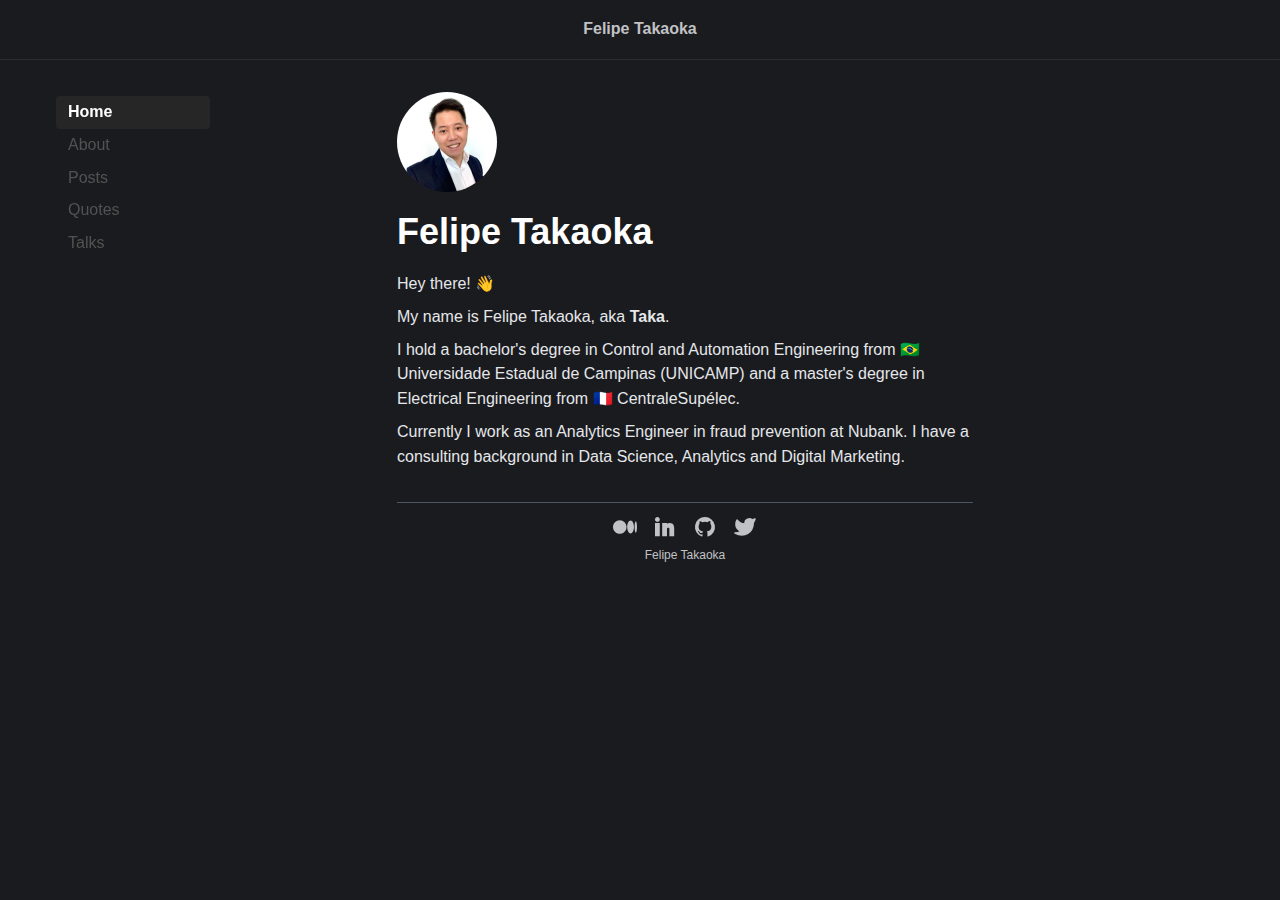
<file: index.html>
<!DOCTYPE html><html lang="en"><head><meta charSet="utf-8"/><title>Home</title><meta name="viewport" content="minimum-scale=1, initial-scale=1, width=device-width"/><link rel="preload" as="image" href="/_next/static/media/profile.dcd06907.jpeg"/><meta name="next-head-count" content="4"/><link rel="preload" href="/_next/static/css/4c190be30f64b084.css" as="style"/><link rel="stylesheet" href="/_next/static/css/4c190be30f64b084.css" data-n-g=""/><noscript data-n-css=""></noscript><script defer="" nomodule="" src="/_next/static/chunks/polyfills-c67a75d1b6f99dc8.js"></script><script src="/_next/static/chunks/webpack-0b5d8249fb15f5f3.js" defer=""></script><script src="/_next/static/chunks/framework-2c79e2a64abdb08b.js" defer=""></script><script src="/_next/static/chunks/main-5020794388548d5e.js" defer=""></script><script src="/_next/static/chunks/pages/_app-8f0fe9a568f7bae4.js" defer=""></script><script src="/_next/static/chunks/675-b52e4577ca3fdad8.js" defer=""></script><script src="/_next/static/chunks/pages/index-421cc6a90daef227.js" defer=""></script><script src="/_next/static/NmR_FlhLgka8spxGCPROl/_buildManifest.js" defer=""></script><script src="/_next/static/NmR_FlhLgka8spxGCPROl/_ssgManifest.js" defer=""></script><style data-emotion="mantine ibbm6b hlhv8i osix87 1e6iwwv 1rav4sc 1ijmqm8 1jkdz43">.mantine-ibbm6b{display:-webkit-box;display:-webkit-flex;display:-ms-flexbox;display:flex;box-sizing:border-box;}.mantine-hlhv8i{-webkit-flex:1;-ms-flex:1;flex:1;width:100vw;box-sizing:border-box;min-height:100vh;padding-top:calc(var(--mantine-header-height, 0px) + 16px);padding-bottom:calc(var(--mantine-footer-height, 0px) + 16px);padding-left:calc(var(--mantine-navbar-width, 0px) + 16px);padding-right:calc(var(--mantine-aside-width, 0px) + 16px);background-color:#1A1B1E;}@media (max-width: 767px){.mantine-hlhv8i{padding-right:16px;}}.mantine-osix87{box-sizing:border-box;}.mantine-1e6iwwv{font-family:-apple-system,BlinkMacSystemFont,Segoe UI,Roboto,Helvetica,Arial,sans-serif,Apple Color Emoji,Segoe UI Emoji;top:0;left:0;right:0;z-index:100;height:60px;max-height:60px;position:fixed;box-sizing:border-box;background-color:#1A1B1E;border-bottom:1px solid #2C2E33;padding:16px;}.mantine-1rav4sc{position:relative;-webkit-user-select:none;-moz-user-select:none;-ms-user-select:none;user-select:none;box-sizing:border-box;}.mantine-1rav4sc,.mantine-1rav4sc::before,.mantine-1rav4sc::after{display:block;width:18px;height:2px;background-color:#868e96;outline:1px solid transparent;transition-property:background-color,transform;transition-duration:300ms;}@media (prefers-reduced-motion){.mantine-1rav4sc,.mantine-1rav4sc::before,.mantine-1rav4sc::after{transition-duration:0ms;}}.mantine-1rav4sc::before,.mantine-1rav4sc::after{position:absolute;content:"";left:0;}.mantine-1rav4sc::before{top:-6px;}.mantine-1rav4sc::after{top:6px;}.mantine-1rav4sc[data-opened]{background-color:transparent;}.mantine-1rav4sc[data-opened]::before{-webkit-transform:translateY(6px) rotate(45deg);-moz-transform:translateY(6px) rotate(45deg);-ms-transform:translateY(6px) rotate(45deg);transform:translateY(6px) rotate(45deg);}.mantine-1rav4sc[data-opened]::after{-webkit-transform:translateY(-6px) rotate(-45deg);-moz-transform:translateY(-6px) rotate(-45deg);-ms-transform:translateY(-6px) rotate(-45deg);transform:translateY(-6px) rotate(-45deg);}.mantine-1ijmqm8{-webkit-tap-highlight-color:transparent;font-family:-apple-system,BlinkMacSystemFont,Segoe UI,Roboto,Helvetica,Arial,sans-serif,Apple Color Emoji,Segoe UI Emoji;cursor:pointer;border:0;padding:0;-webkit-appearance:none;-moz-appearance:none;-ms-appearance:none;appearance:none;font-size:16px;background-color:transparent;text-align:left;color:#C1C2C5;-webkit-text-decoration:none;text-decoration:none;box-sizing:border-box;border-radius:4px;width:calc(18px + 10px);height:calc(18px + 10px);padding:calc(10px / 2);cursor:pointer;margin-right:24px;}.mantine-1ijmqm8:focus{outline-offset:2px;outline:2px solid #1c7ed6;}.mantine-1ijmqm8:focus:not(:focus-visible){outline:none;}@media (min-width: 768px){.mantine-1ijmqm8{display:none;}}.mantine-1jkdz43{font-family:-apple-system,BlinkMacSystemFont,Segoe UI,Roboto,Helvetica,Arial,sans-serif,Apple Color Emoji,Segoe UI Emoji;top:var(--mantine-header-height);left:0;bottom:0;z-index:100;height:calc(100vh - var(--mantine-header-height, 0px) - var(--mantine-footer-height, 0px));width:100%;position:fixed;box-sizing:border-box;display:-webkit-box;display:-webkit-flex;display:-ms-flexbox;display:flex;-webkit-flex-direction:column;-ms-flex-direction:column;flex-direction:column;background-color:#1A1B1E;padding:16px;}@media (min-width: 768px){.mantine-1jkdz43{width:250px;min-width:250px;}}@media (max-width: 767px){.mantine-1jkdz43[data-hidden]{display:none;}}</style></head><body><div id="__next"><style data-emotion="css-global zl4edr">html{font-family:sans-serif;line-height:1.15;-webkit-text-size-adjust:100%;-moz-text-size-adjust:100%;-ms-text-size-adjust:100%;text-size-adjust:100%;}body{margin:0;}article,aside,footer,header,nav,section,figcaption,figure,main{display:block;}h1{font-size:2em;}hr{box-sizing:content-box;height:0;overflow:visible;}pre{font-family:monospace,monospace;font-size:1em;}a{background:transparent;text-decoration-skip:objects;}a:active,a:hover{outline-width:0;}abbr[title]{border-bottom:none;-webkit-text-decoration:underline;text-decoration:underline;}b,strong{font-weight:bolder;}code,kbp,samp{font-family:monospace,monospace;font-size:1em;}dfn{font-style:italic;}mark{background-color:#ff0;color:#000;}small{font-size:80%;}sub,sup{font-size:75%;line-height:0;position:relative;vertical-align:baseline;}sup{top:-0.5em;}sub{bottom:-0.25em;}audio,video{display:inline-block;}audio:not([controls]){display:none;height:0;}img{border-style:none;vertical-align:middle;}svg:not(:root){overflow:hidden;}button,input,optgroup,select,textarea{font-family:sans-serif;font-size:100%;line-height:1.15;margin:0;}button,input{overflow:visible;}button,select{text-transform:none;}button,[type=reset],[type=submit]{-webkit-appearance:button;}button::-moz-focus-inner,[type=button]::-moz-focus-inner,[type=reset]::-moz-focus-inner,[type=submit]::-moz-focus-inner{border-style:none;padding:0;}button:-moz-focusring,[type=button]:-moz-focusring,[type=reset]:-moz-focusring,[type=submit]:-moz-focusring{outline:1px dotted ButtonText;}legend{box-sizing:border-box;color:inherit;display:table;max-width:100%;padding:0;white-space:normal;}progress{display:inline-block;vertical-align:baseline;}textarea{overflow:auto;}[type=checkbox],[type=radio]{box-sizing:border-box;padding:0;}[type=number]::-webkit-inner-spin-button,[type=number]::-webkit-outer-spin-button{height:auto;}[type=search]{-webkit-appearance:none;-moz-appearance:none;-ms-appearance:none;appearance:none;}[type=search]::-webkit-search-cancel-button,[type=search]::-webkit-search-decoration{-webkit-appearance:none;-moz-appearance:none;-ms-appearance:none;appearance:none;}::-webkit-file-upload-button{-webkit-appearance:button;-moz-appearance:button;-ms-appearance:button;appearance:button;font:inherit;}details,menu{display:block;}summary{display:-webkit-box;display:-webkit-list-item;display:-ms-list-itembox;display:list-item;}canvas{display:inline-block;}template{display:none;}[hidden]{display:none;}</style><style data-emotion="css-global j77l5l">*,*::before,*::after{box-sizing:border-box;}html{-webkit-print-color-scheme:dark;color-scheme:dark;}body{font-family:-apple-system,BlinkMacSystemFont,Segoe UI,Roboto,Helvetica,Arial,sans-serif,Apple Color Emoji,Segoe UI Emoji;background-color:#1A1B1E;color:#C1C2C5;line-height:1.55;font-size:16px;-webkit-font-smoothing:antialiased;-moz-osx-font-smoothing:grayscale;}</style><div class="mx-auto"><div class="mantine-AppShell-root mantine-osix87"><header class="mantine-Header-root mantine-1e6iwwv"><div class="flex items-center text-center h-full"><button class="mantine-UnstyledButton-root mantine-Burger-root mantine-MediaQuery-media mantine-1ijmqm8" type="button"><div class="mantine-1rav4sc mantine-Burger-burger"></div></button><a class="font-bold md:mx-auto" href="/">Felipe Takaoka</a></div><style data-emotion="css-global 1yi5n03">:root{--mantine-header-height:60px;}</style></header><div class="mantine-ibbm6b mantine-AppShell-body"><nav class="mantine-Navbar-root 
              bg-zinc-900
              md:bg-transparent md:pl-14 md:pr-10 md:mt-5
             mantine-1jkdz43" data-hidden="true"><a class="flex p-1 rounded px-3 hover:text-neutral-200 bg-neutral-800 text-white font-bold" href="/">Home</a><a class="flex p-1 rounded px-3 hover:text-neutral-200 text-neutral-600" href="/about">About</a><a class="flex p-1 rounded px-3 hover:text-neutral-200 text-neutral-600" href="/posts">Posts</a><a class="flex p-1 rounded px-3 hover:text-neutral-200 text-neutral-600" href="/quotes">Quotes</a><a class="flex p-1 rounded px-3 hover:text-neutral-200 text-neutral-600" href="/talks">Talks</a><style data-emotion="css-global i32m7g">:root{--mantine-navbar-width:0px;}@media (min-width: 768px){:root{--mantine-navbar-width:250px;}}</style></nav><main class="mantine-hlhv8i mantine-AppShell-main"><div class="flex"><div class="ml-1 md:mx-auto md:mt-8 max-w-xl"><main><img alt="Felipe Takaoka" src="/_next/static/media/profile.dcd06907.jpeg" width="100" height="100" decoding="async" data-nimg="1" class="rounded-full mb-5 md:mt-[-1rem]" style="color:transparent"/><h1 class="text-4xl text-white mb-5 font-bold">Felipe Takaoka</h1><div><p class="text-gray-200 mb-2">Hey there! 👋</p><p class="text-gray-200 mb-2">My name is Felipe Takaoka, aka<span class="font-bold"> Taka</span>.</p><p class="text-gray-200 mb-2">I hold a bachelor&#x27;s degree in Control and Automation Engineering from 🇧🇷 Universidade Estadual de Campinas (UNICAMP) and a master&#x27;s degree in Electrical Engineering from 🇫🇷 CentraleSupélec.</p><p class="text-gray-200 mb-2">Currently I work as an Analytics Engineer in fraud prevention at Nubank. I have a consulting background in Data Science, Analytics and Digital Marketing.</p></div></main><footer class="text-xs align-middle text-center"><hr class="mt-8 mb-3 border-gray-600"/><div class="flex"><div class="flex mx-auto space-x-4"><a target="_blank" href="https://medium.com/@felipe-takaoka"><svg width="24" height="24" viewBox="0 -55 256 256" xmlns="http://www.w3.org/2000/svg"><g><path d="M72.2009141,1.42108547e-14 C112.076502,1.42108547e-14 144.399375,32.5485469 144.399375,72.6964154 C144.399375,112.844284 112.074049,145.390378 72.2009141,145.390378 C32.327779,145.390378 0,112.844284 0,72.6964154 C0,32.5485469 32.325326,1.42108547e-14 72.2009141,1.42108547e-14 Z M187.500628,4.25836743 C207.438422,4.25836743 223.601085,34.8960455 223.601085,72.6964154 L223.603538,72.6964154 C223.603538,110.486973 207.440875,141.134463 187.503081,141.134463 C167.565287,141.134463 151.402624,110.486973 151.402624,72.6964154 C151.402624,34.9058574 167.562834,4.25836743 187.500628,4.25836743 Z M243.303393,11.3867175 C250.314,11.3867175 256,38.835526 256,72.6964154 C256,106.547493 250.316453,134.006113 243.303393,134.006113 C236.290333,134.006113 230.609239,106.554852 230.609239,72.6964154 C230.609239,38.837979 236.292786,11.3867175 243.303393,11.3867175 Z" fill="currentColor"></path></g></svg></a><a target="_blank" href="https://www.linkedin.com/in/felipe-heiji-takaoka/"><svg width="24" height="24" viewBox="-200 -200 2400 2400" xmlns="http://www.w3.org/2000/svg" fill="currentColor"><path d="M478.234 600.75V1920H.036V600.75h478.198Zm720.853-2.438v77.737c69.807-45.056 150.308-71.249 272.38-71.249 397.577 0 448.521 308.666 448.521 577.562v737.602h-480.6v-700.836c0-117.867-42.173-140.215-120.15-140.215-74.134 0-120.151 23.55-120.151 140.215v700.836h-480.6V598.312h480.6ZM239.099 0c131.925 0 239.099 107.294 239.099 239.099s-107.174 239.099-239.1 239.099C107.295 478.198 0 370.904 0 239.098 0 107.295 107.294 0 239.099 0Z" fill-rule="evenodd"></path></svg></a><a target="_blank" href="https://github.com/felipe-takaoka"><svg width="24" height="24" viewBox="0 0 24 24" xmlns="http://www.w3.org/2000/svg" fill="currentColor"><rect width="24" height="24" fill="none"></rect><path d="M12,2A10,10,0,0,0,8.84,21.5c.5.08.66-.23.66-.5V19.31C6.73,19.91,6.14,18,6.14,18A2.69,2.69,0,0,0,5,16.5c-.91-.62.07-.6.07-.6a2.1,2.1,0,0,1,1.53,1,2.15,2.15,0,0,0,2.91.83,2.16,2.16,0,0,1,.63-1.34C8,16.17,5.62,15.31,5.62,11.5a3.87,3.87,0,0,1,1-2.71,3.58,3.58,0,0,1,.1-2.64s.84-.27,2.75,1a9.63,9.63,0,0,1,5,0c1.91-1.29,2.75-1,2.75-1a3.58,3.58,0,0,1,.1,2.64,3.87,3.87,0,0,1,1,2.71c0,3.82-2.34,4.66-4.57,4.91a2.39,2.39,0,0,1,.69,1.85V21c0,.27.16.59.67.5A10,10,0,0,0,12,2Z"></path></svg></a><a target="_blank" href="https://twitter.com/takaokafelipe"><svg xmlns="http://www.w3.org/2000/svg" width="24" height="24" viewBox="0 0 24 24" stroke-width="1.5" stroke="currentColor" fill="currentColor" stroke-linecap="round" stroke-linejoin="round"><path stroke="none" d="M0 0h24v24H0z" fill="none"></path><path d="M22 4.01c-1 .49 -1.98 .689 -3 .99c-1.121 -1.265 -2.783 -1.335 -4.38 -.737s-2.643 2.06 -2.62 3.737v1c-3.245 .083 -6.135 -1.395 -8 -4c0 0 -4.182 7.433 4 11c-1.872 1.247 -3.739 2.088 -6 2c3.308 1.803 6.913 2.423 10.034 1.517c3.58 -1.04 6.522 -3.723 7.651 -7.742a13.84 13.84 0 0 0 .497 -3.753c0 -.249 1.51 -2.772 1.818 -4.013z"></path></svg></a></div></div><div class="mt-2"><p>Felipe Takaoka</p></div></footer></div><div class="md:mr-20 lg:mr-40"></div></div></main></div></div></div></div><script id="__NEXT_DATA__" type="application/json">{"props":{"pageProps":{}},"page":"/","query":{},"buildId":"NmR_FlhLgka8spxGCPROl","nextExport":true,"autoExport":true,"isFallback":false,"scriptLoader":[]}</script></body></html>
</file>
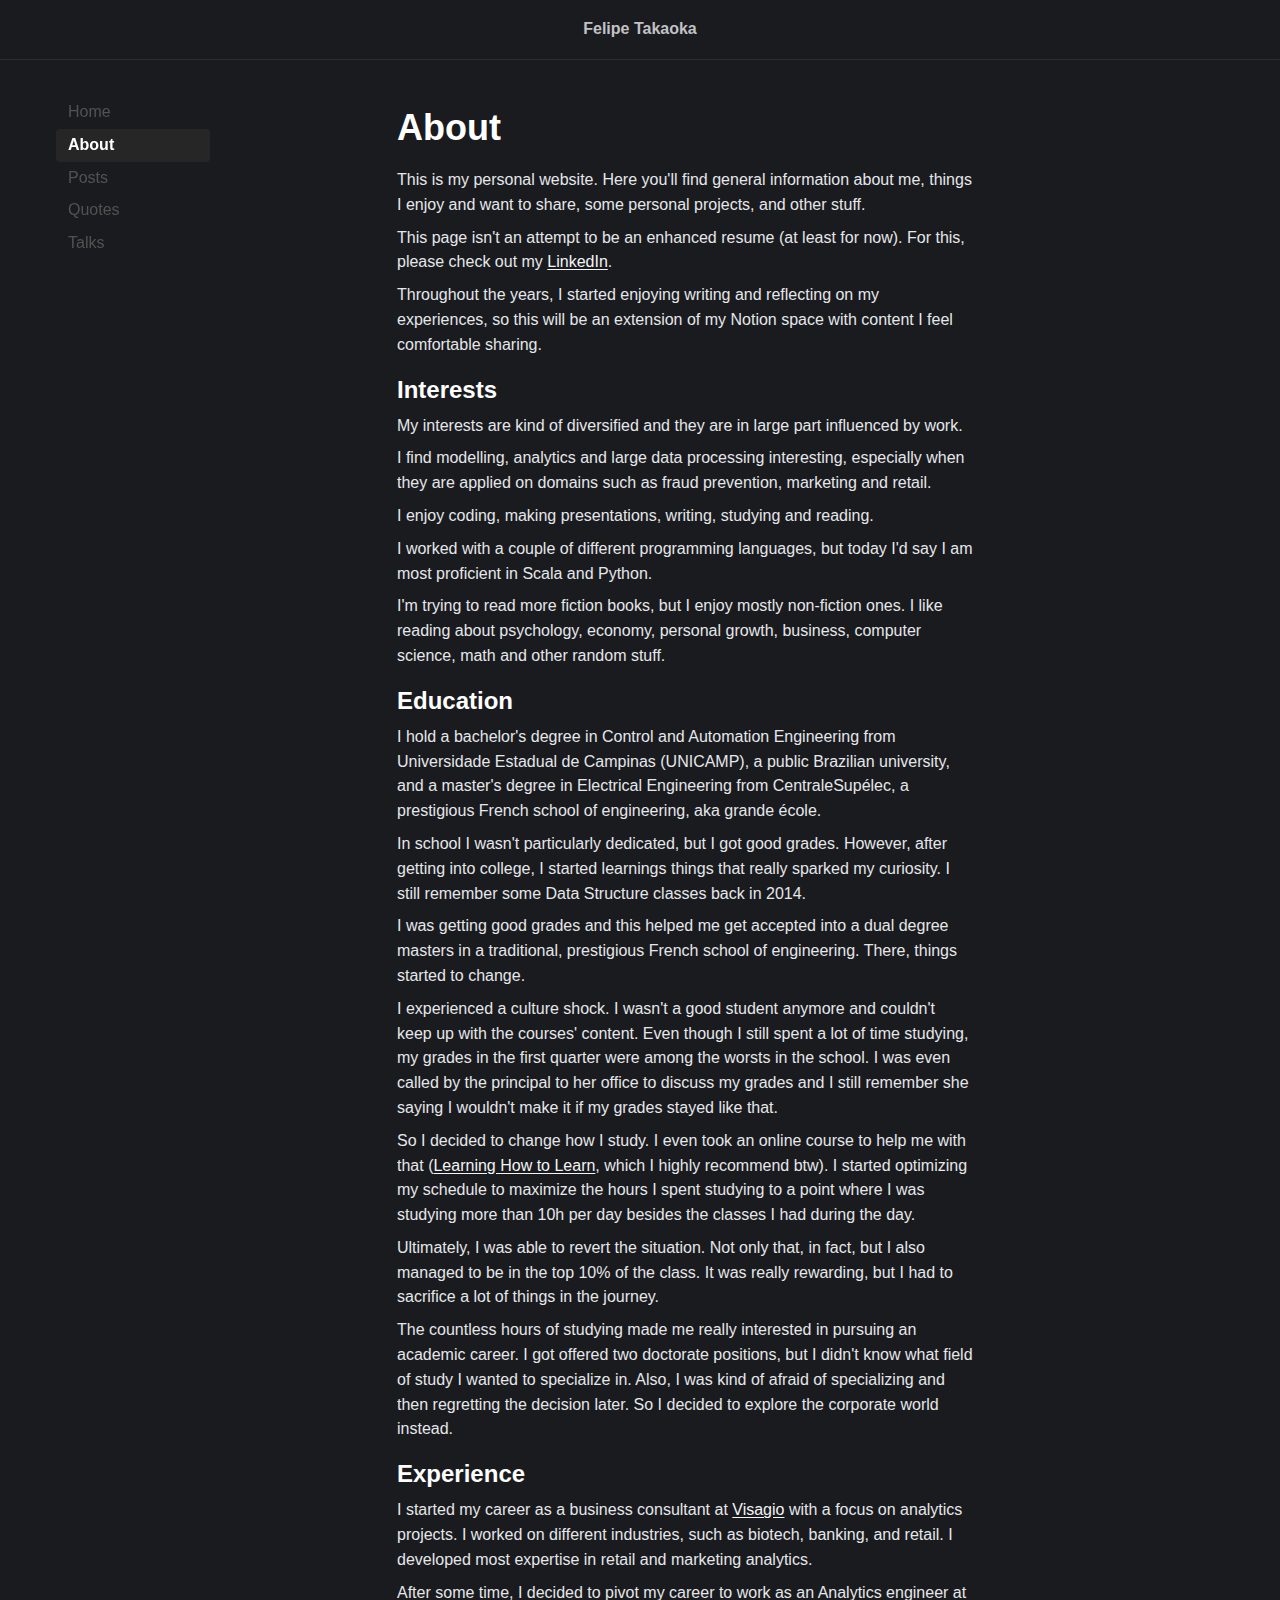
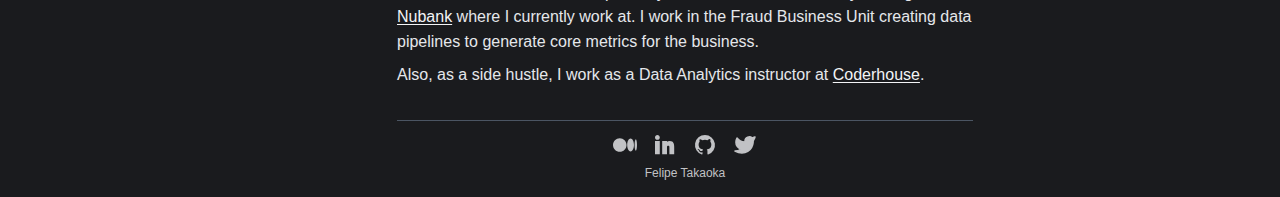
<file: about.html>
<!DOCTYPE html><html lang="en"><head><meta charSet="utf-8"/><title>About</title><meta name="viewport" content="minimum-scale=1, initial-scale=1, width=device-width"/><meta name="next-head-count" content="3"/><link rel="preload" href="/_next/static/css/4c190be30f64b084.css" as="style"/><link rel="stylesheet" href="/_next/static/css/4c190be30f64b084.css" data-n-g=""/><noscript data-n-css=""></noscript><script defer="" nomodule="" src="/_next/static/chunks/polyfills-c67a75d1b6f99dc8.js"></script><script src="/_next/static/chunks/webpack-0b5d8249fb15f5f3.js" defer=""></script><script src="/_next/static/chunks/framework-2c79e2a64abdb08b.js" defer=""></script><script src="/_next/static/chunks/main-5020794388548d5e.js" defer=""></script><script src="/_next/static/chunks/pages/_app-8f0fe9a568f7bae4.js" defer=""></script><script src="/_next/static/chunks/pages/about-a5ce0544137d1589.js" defer=""></script><script src="/_next/static/NmR_FlhLgka8spxGCPROl/_buildManifest.js" defer=""></script><script src="/_next/static/NmR_FlhLgka8spxGCPROl/_ssgManifest.js" defer=""></script><style data-emotion="mantine ibbm6b hlhv8i osix87 1e6iwwv 1rav4sc 1ijmqm8 1jkdz43">.mantine-ibbm6b{display:-webkit-box;display:-webkit-flex;display:-ms-flexbox;display:flex;box-sizing:border-box;}.mantine-hlhv8i{-webkit-flex:1;-ms-flex:1;flex:1;width:100vw;box-sizing:border-box;min-height:100vh;padding-top:calc(var(--mantine-header-height, 0px) + 16px);padding-bottom:calc(var(--mantine-footer-height, 0px) + 16px);padding-left:calc(var(--mantine-navbar-width, 0px) + 16px);padding-right:calc(var(--mantine-aside-width, 0px) + 16px);background-color:#1A1B1E;}@media (max-width: 767px){.mantine-hlhv8i{padding-right:16px;}}.mantine-osix87{box-sizing:border-box;}.mantine-1e6iwwv{font-family:-apple-system,BlinkMacSystemFont,Segoe UI,Roboto,Helvetica,Arial,sans-serif,Apple Color Emoji,Segoe UI Emoji;top:0;left:0;right:0;z-index:100;height:60px;max-height:60px;position:fixed;box-sizing:border-box;background-color:#1A1B1E;border-bottom:1px solid #2C2E33;padding:16px;}.mantine-1rav4sc{position:relative;-webkit-user-select:none;-moz-user-select:none;-ms-user-select:none;user-select:none;box-sizing:border-box;}.mantine-1rav4sc,.mantine-1rav4sc::before,.mantine-1rav4sc::after{display:block;width:18px;height:2px;background-color:#868e96;outline:1px solid transparent;transition-property:background-color,transform;transition-duration:300ms;}@media (prefers-reduced-motion){.mantine-1rav4sc,.mantine-1rav4sc::before,.mantine-1rav4sc::after{transition-duration:0ms;}}.mantine-1rav4sc::before,.mantine-1rav4sc::after{position:absolute;content:"";left:0;}.mantine-1rav4sc::before{top:-6px;}.mantine-1rav4sc::after{top:6px;}.mantine-1rav4sc[data-opened]{background-color:transparent;}.mantine-1rav4sc[data-opened]::before{-webkit-transform:translateY(6px) rotate(45deg);-moz-transform:translateY(6px) rotate(45deg);-ms-transform:translateY(6px) rotate(45deg);transform:translateY(6px) rotate(45deg);}.mantine-1rav4sc[data-opened]::after{-webkit-transform:translateY(-6px) rotate(-45deg);-moz-transform:translateY(-6px) rotate(-45deg);-ms-transform:translateY(-6px) rotate(-45deg);transform:translateY(-6px) rotate(-45deg);}.mantine-1ijmqm8{-webkit-tap-highlight-color:transparent;font-family:-apple-system,BlinkMacSystemFont,Segoe UI,Roboto,Helvetica,Arial,sans-serif,Apple Color Emoji,Segoe UI Emoji;cursor:pointer;border:0;padding:0;-webkit-appearance:none;-moz-appearance:none;-ms-appearance:none;appearance:none;font-size:16px;background-color:transparent;text-align:left;color:#C1C2C5;-webkit-text-decoration:none;text-decoration:none;box-sizing:border-box;border-radius:4px;width:calc(18px + 10px);height:calc(18px + 10px);padding:calc(10px / 2);cursor:pointer;margin-right:24px;}.mantine-1ijmqm8:focus{outline-offset:2px;outline:2px solid #1c7ed6;}.mantine-1ijmqm8:focus:not(:focus-visible){outline:none;}@media (min-width: 768px){.mantine-1ijmqm8{display:none;}}.mantine-1jkdz43{font-family:-apple-system,BlinkMacSystemFont,Segoe UI,Roboto,Helvetica,Arial,sans-serif,Apple Color Emoji,Segoe UI Emoji;top:var(--mantine-header-height);left:0;bottom:0;z-index:100;height:calc(100vh - var(--mantine-header-height, 0px) - var(--mantine-footer-height, 0px));width:100%;position:fixed;box-sizing:border-box;display:-webkit-box;display:-webkit-flex;display:-ms-flexbox;display:flex;-webkit-flex-direction:column;-ms-flex-direction:column;flex-direction:column;background-color:#1A1B1E;padding:16px;}@media (min-width: 768px){.mantine-1jkdz43{width:250px;min-width:250px;}}@media (max-width: 767px){.mantine-1jkdz43[data-hidden]{display:none;}}</style></head><body><div id="__next"><style data-emotion="css-global zl4edr">html{font-family:sans-serif;line-height:1.15;-webkit-text-size-adjust:100%;-moz-text-size-adjust:100%;-ms-text-size-adjust:100%;text-size-adjust:100%;}body{margin:0;}article,aside,footer,header,nav,section,figcaption,figure,main{display:block;}h1{font-size:2em;}hr{box-sizing:content-box;height:0;overflow:visible;}pre{font-family:monospace,monospace;font-size:1em;}a{background:transparent;text-decoration-skip:objects;}a:active,a:hover{outline-width:0;}abbr[title]{border-bottom:none;-webkit-text-decoration:underline;text-decoration:underline;}b,strong{font-weight:bolder;}code,kbp,samp{font-family:monospace,monospace;font-size:1em;}dfn{font-style:italic;}mark{background-color:#ff0;color:#000;}small{font-size:80%;}sub,sup{font-size:75%;line-height:0;position:relative;vertical-align:baseline;}sup{top:-0.5em;}sub{bottom:-0.25em;}audio,video{display:inline-block;}audio:not([controls]){display:none;height:0;}img{border-style:none;vertical-align:middle;}svg:not(:root){overflow:hidden;}button,input,optgroup,select,textarea{font-family:sans-serif;font-size:100%;line-height:1.15;margin:0;}button,input{overflow:visible;}button,select{text-transform:none;}button,[type=reset],[type=submit]{-webkit-appearance:button;}button::-moz-focus-inner,[type=button]::-moz-focus-inner,[type=reset]::-moz-focus-inner,[type=submit]::-moz-focus-inner{border-style:none;padding:0;}button:-moz-focusring,[type=button]:-moz-focusring,[type=reset]:-moz-focusring,[type=submit]:-moz-focusring{outline:1px dotted ButtonText;}legend{box-sizing:border-box;color:inherit;display:table;max-width:100%;padding:0;white-space:normal;}progress{display:inline-block;vertical-align:baseline;}textarea{overflow:auto;}[type=checkbox],[type=radio]{box-sizing:border-box;padding:0;}[type=number]::-webkit-inner-spin-button,[type=number]::-webkit-outer-spin-button{height:auto;}[type=search]{-webkit-appearance:none;-moz-appearance:none;-ms-appearance:none;appearance:none;}[type=search]::-webkit-search-cancel-button,[type=search]::-webkit-search-decoration{-webkit-appearance:none;-moz-appearance:none;-ms-appearance:none;appearance:none;}::-webkit-file-upload-button{-webkit-appearance:button;-moz-appearance:button;-ms-appearance:button;appearance:button;font:inherit;}details,menu{display:block;}summary{display:-webkit-box;display:-webkit-list-item;display:-ms-list-itembox;display:list-item;}canvas{display:inline-block;}template{display:none;}[hidden]{display:none;}</style><style data-emotion="css-global j77l5l">*,*::before,*::after{box-sizing:border-box;}html{-webkit-print-color-scheme:dark;color-scheme:dark;}body{font-family:-apple-system,BlinkMacSystemFont,Segoe UI,Roboto,Helvetica,Arial,sans-serif,Apple Color Emoji,Segoe UI Emoji;background-color:#1A1B1E;color:#C1C2C5;line-height:1.55;font-size:16px;-webkit-font-smoothing:antialiased;-moz-osx-font-smoothing:grayscale;}</style><div class="mx-auto"><div class="mantine-AppShell-root mantine-osix87"><header class="mantine-Header-root mantine-1e6iwwv"><div class="flex items-center text-center h-full"><button class="mantine-UnstyledButton-root mantine-Burger-root mantine-MediaQuery-media mantine-1ijmqm8" type="button"><div class="mantine-1rav4sc mantine-Burger-burger"></div></button><a class="font-bold md:mx-auto" href="/">Felipe Takaoka</a></div><style data-emotion="css-global 1yi5n03">:root{--mantine-header-height:60px;}</style></header><div class="mantine-ibbm6b mantine-AppShell-body"><nav class="mantine-Navbar-root 
              bg-zinc-900
              md:bg-transparent md:pl-14 md:pr-10 md:mt-5
             mantine-1jkdz43" data-hidden="true"><a class="flex p-1 rounded px-3 hover:text-neutral-200 text-neutral-600" href="/">Home</a><a class="flex p-1 rounded px-3 hover:text-neutral-200 bg-neutral-800 text-white font-bold" href="/about">About</a><a class="flex p-1 rounded px-3 hover:text-neutral-200 text-neutral-600" href="/posts">Posts</a><a class="flex p-1 rounded px-3 hover:text-neutral-200 text-neutral-600" href="/quotes">Quotes</a><a class="flex p-1 rounded px-3 hover:text-neutral-200 text-neutral-600" href="/talks">Talks</a><style data-emotion="css-global i32m7g">:root{--mantine-navbar-width:0px;}@media (min-width: 768px){:root{--mantine-navbar-width:250px;}}</style></nav><main class="mantine-hlhv8i mantine-AppShell-main"><div class="flex"><div class="ml-1 md:mx-auto md:mt-8 max-w-xl"><main><h1 class="text-4xl text-white mb-5 font-bold">About</h1><p class="text-gray-200 mb-2">This is my personal website. Here you&#x27;ll find general information about me, things I enjoy and want to share, some personal projects, and other stuff.</p><p class="text-gray-200 mb-2">This page isn&#x27;t an attempt to be an enhanced resume (at least for now). For this, please check out my <a class="underline underline-offset-2 font-medium text-gray-100 hover:decoration-2" href="https://www.linkedin.com/in/felipe-heiji-takaoka/">LinkedIn</a>.</p><p class="text-gray-200 mb-2">Throughout the years, I started enjoying writing and reflecting on my experiences, so this will be an extension of my Notion space with content I feel comfortable sharing.</p><h2 class="text-2xl text-white mt-4 mb-2 font-bold">Interests</h2><p class="text-gray-200 mb-2">My interests are kind of diversified and they are in large part influenced by work.</p><p class="text-gray-200 mb-2">I find modelling, analytics and large data processing interesting, especially when they are applied on domains such as fraud prevention, marketing and retail.</p><p class="text-gray-200 mb-2">I enjoy coding, making presentations, writing, studying and reading.</p><p class="text-gray-200 mb-2">I worked with a couple of different programming languages, but today I&#x27;d say I am most proficient in Scala and Python.</p><p class="text-gray-200 mb-2">I&#x27;m trying to read more fiction books, but I enjoy mostly non-fiction ones. I like reading about psychology, economy, personal growth, business, computer science, math and other random stuff.</p><h2 class="text-2xl text-white mt-4 mb-2 font-bold">Education</h2><p class="text-gray-200 mb-2">I hold a bachelor&#x27;s degree in Control and Automation Engineering from Universidade Estadual de Campinas (UNICAMP), a public Brazilian university, and a master&#x27;s degree in Electrical Engineering from CentraleSupélec, a prestigious French school of engineering, aka grande école.</p><p class="text-gray-200 mb-2">In school I wasn&#x27;t particularly dedicated, but I got good grades. However, after getting into college, I started learnings things that really sparked my curiosity. I still remember some Data Structure classes back in 2014.</p><p class="text-gray-200 mb-2">I was getting good grades and this helped me get accepted into a dual degree masters in a traditional, prestigious French school of engineering. There, things started to change.</p><p class="text-gray-200 mb-2">I experienced a culture shock. I wasn&#x27;t a good student anymore and couldn&#x27;t keep up with the courses&#x27; content. Even though I still spent a lot of time studying, my grades in the first quarter were among the worsts in the school. I was even called by the principal to her office to discuss my grades and I still remember she saying I wouldn&#x27;t make it if my grades stayed like that.</p><p class="text-gray-200 mb-2">So I decided to change how I study. I even took an online course to help me with that (<a class="underline underline-offset-2 font-medium text-gray-100 hover:decoration-2" href="https://www.coursera.org/learn/learning-how-to-learn">Learning How to Learn</a>, which I highly recommend btw). I started optimizing my schedule to maximize the hours I spent studying to a point where I was studying more than 10h per day besides the classes I had during the day.</p><p class="text-gray-200 mb-2">Ultimately, I was able to revert the situation. Not only that, in fact, but I also managed to be in the top 10% of the class. It was really rewarding, but I had to sacrifice a lot of things in the journey.</p><p class="text-gray-200 mb-2">The countless hours of studying made me really interested in pursuing an academic career. I got offered two doctorate positions, but I didn&#x27;t know what field of study I wanted to specialize in. Also, I was kind of afraid of specializing and then regretting the decision later. So I decided to explore the corporate world instead.</p><h2 class="text-2xl text-white mt-4 mb-2 font-bold">Experience</h2><p class="text-gray-200 mb-2">I started my career as a business consultant at<!-- --> <a class="underline underline-offset-2 font-medium text-gray-100 hover:decoration-2" href="https://visagio.com/en/home/">Visagio</a> with a focus on analytics projects. I worked on different industries, such as biotech, banking, and retail. I developed most expertise in retail and marketing analytics.</p><p class="text-gray-200 mb-2">After some time, I decided to pivot my career to work as an Analytics engineer at <a class="underline underline-offset-2 font-medium text-gray-100 hover:decoration-2" href="https://nubank.com.br/en/">Nubank</a> where I currently work at. I work in the Fraud Business Unit creating data pipelines to generate core metrics for the business.</p><p class="text-gray-200 mb-2">Also, as a side hustle, I work as a Data Analytics instructor at<!-- --> <a class="underline underline-offset-2 font-medium text-gray-100 hover:decoration-2" href="https://us.coderhouse.com/">Coderhouse</a>.</p></main><footer class="text-xs align-middle text-center"><hr class="mt-8 mb-3 border-gray-600"/><div class="flex"><div class="flex mx-auto space-x-4"><a target="_blank" href="https://medium.com/@felipe-takaoka"><svg width="24" height="24" viewBox="0 -55 256 256" xmlns="http://www.w3.org/2000/svg"><g><path d="M72.2009141,1.42108547e-14 C112.076502,1.42108547e-14 144.399375,32.5485469 144.399375,72.6964154 C144.399375,112.844284 112.074049,145.390378 72.2009141,145.390378 C32.327779,145.390378 0,112.844284 0,72.6964154 C0,32.5485469 32.325326,1.42108547e-14 72.2009141,1.42108547e-14 Z M187.500628,4.25836743 C207.438422,4.25836743 223.601085,34.8960455 223.601085,72.6964154 L223.603538,72.6964154 C223.603538,110.486973 207.440875,141.134463 187.503081,141.134463 C167.565287,141.134463 151.402624,110.486973 151.402624,72.6964154 C151.402624,34.9058574 167.562834,4.25836743 187.500628,4.25836743 Z M243.303393,11.3867175 C250.314,11.3867175 256,38.835526 256,72.6964154 C256,106.547493 250.316453,134.006113 243.303393,134.006113 C236.290333,134.006113 230.609239,106.554852 230.609239,72.6964154 C230.609239,38.837979 236.292786,11.3867175 243.303393,11.3867175 Z" fill="currentColor"></path></g></svg></a><a target="_blank" href="https://www.linkedin.com/in/felipe-heiji-takaoka/"><svg width="24" height="24" viewBox="-200 -200 2400 2400" xmlns="http://www.w3.org/2000/svg" fill="currentColor"><path d="M478.234 600.75V1920H.036V600.75h478.198Zm720.853-2.438v77.737c69.807-45.056 150.308-71.249 272.38-71.249 397.577 0 448.521 308.666 448.521 577.562v737.602h-480.6v-700.836c0-117.867-42.173-140.215-120.15-140.215-74.134 0-120.151 23.55-120.151 140.215v700.836h-480.6V598.312h480.6ZM239.099 0c131.925 0 239.099 107.294 239.099 239.099s-107.174 239.099-239.1 239.099C107.295 478.198 0 370.904 0 239.098 0 107.295 107.294 0 239.099 0Z" fill-rule="evenodd"></path></svg></a><a target="_blank" href="https://github.com/felipe-takaoka"><svg width="24" height="24" viewBox="0 0 24 24" xmlns="http://www.w3.org/2000/svg" fill="currentColor"><rect width="24" height="24" fill="none"></rect><path d="M12,2A10,10,0,0,0,8.84,21.5c.5.08.66-.23.66-.5V19.31C6.73,19.91,6.14,18,6.14,18A2.69,2.69,0,0,0,5,16.5c-.91-.62.07-.6.07-.6a2.1,2.1,0,0,1,1.53,1,2.15,2.15,0,0,0,2.91.83,2.16,2.16,0,0,1,.63-1.34C8,16.17,5.62,15.31,5.62,11.5a3.87,3.87,0,0,1,1-2.71,3.58,3.58,0,0,1,.1-2.64s.84-.27,2.75,1a9.63,9.63,0,0,1,5,0c1.91-1.29,2.75-1,2.75-1a3.58,3.58,0,0,1,.1,2.64,3.87,3.87,0,0,1,1,2.71c0,3.82-2.34,4.66-4.57,4.91a2.39,2.39,0,0,1,.69,1.85V21c0,.27.16.59.67.5A10,10,0,0,0,12,2Z"></path></svg></a><a target="_blank" href="https://twitter.com/takaokafelipe"><svg xmlns="http://www.w3.org/2000/svg" width="24" height="24" viewBox="0 0 24 24" stroke-width="1.5" stroke="currentColor" fill="currentColor" stroke-linecap="round" stroke-linejoin="round"><path stroke="none" d="M0 0h24v24H0z" fill="none"></path><path d="M22 4.01c-1 .49 -1.98 .689 -3 .99c-1.121 -1.265 -2.783 -1.335 -4.38 -.737s-2.643 2.06 -2.62 3.737v1c-3.245 .083 -6.135 -1.395 -8 -4c0 0 -4.182 7.433 4 11c-1.872 1.247 -3.739 2.088 -6 2c3.308 1.803 6.913 2.423 10.034 1.517c3.58 -1.04 6.522 -3.723 7.651 -7.742a13.84 13.84 0 0 0 .497 -3.753c0 -.249 1.51 -2.772 1.818 -4.013z"></path></svg></a></div></div><div class="mt-2"><p>Felipe Takaoka</p></div></footer></div><div class="md:mr-20 lg:mr-40"></div></div></main></div></div></div></div><script id="__NEXT_DATA__" type="application/json">{"props":{"pageProps":{}},"page":"/about","query":{},"buildId":"NmR_FlhLgka8spxGCPROl","nextExport":true,"autoExport":true,"isFallback":false,"scriptLoader":[]}</script></body></html>
</file>
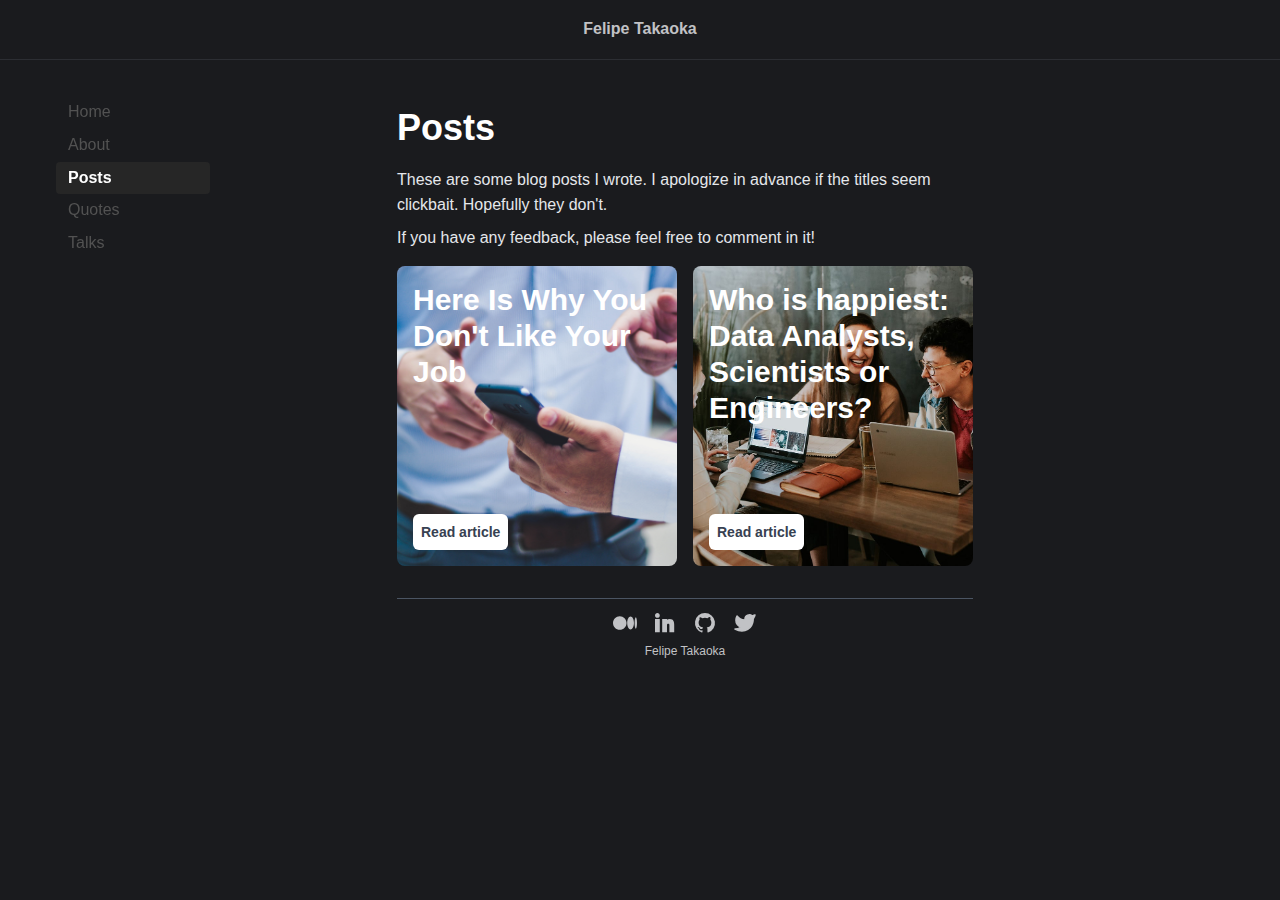
<file: posts.html>
<!DOCTYPE html><html lang="en"><head><meta charSet="utf-8"/><title>Posts</title><meta name="viewport" content="minimum-scale=1, initial-scale=1, width=device-width"/><meta name="next-head-count" content="3"/><link rel="preload" href="/_next/static/css/4c190be30f64b084.css" as="style"/><link rel="stylesheet" href="/_next/static/css/4c190be30f64b084.css" data-n-g=""/><noscript data-n-css=""></noscript><script defer="" nomodule="" src="/_next/static/chunks/polyfills-c67a75d1b6f99dc8.js"></script><script src="/_next/static/chunks/webpack-0b5d8249fb15f5f3.js" defer=""></script><script src="/_next/static/chunks/framework-2c79e2a64abdb08b.js" defer=""></script><script src="/_next/static/chunks/main-5020794388548d5e.js" defer=""></script><script src="/_next/static/chunks/pages/_app-8f0fe9a568f7bae4.js" defer=""></script><script src="/_next/static/chunks/pages/posts-2e4020dc151251d3.js" defer=""></script><script src="/_next/static/NmR_FlhLgka8spxGCPROl/_buildManifest.js" defer=""></script><script src="/_next/static/NmR_FlhLgka8spxGCPROl/_ssgManifest.js" defer=""></script><style data-emotion="mantine ibbm6b hlhv8i osix87 1e6iwwv 1rav4sc 1ijmqm8 1jkdz43 117d89m 1jvirzj">.mantine-ibbm6b{display:-webkit-box;display:-webkit-flex;display:-ms-flexbox;display:flex;box-sizing:border-box;}.mantine-hlhv8i{-webkit-flex:1;-ms-flex:1;flex:1;width:100vw;box-sizing:border-box;min-height:100vh;padding-top:calc(var(--mantine-header-height, 0px) + 16px);padding-bottom:calc(var(--mantine-footer-height, 0px) + 16px);padding-left:calc(var(--mantine-navbar-width, 0px) + 16px);padding-right:calc(var(--mantine-aside-width, 0px) + 16px);background-color:#1A1B1E;}@media (max-width: 767px){.mantine-hlhv8i{padding-right:16px;}}.mantine-osix87{box-sizing:border-box;}.mantine-1e6iwwv{font-family:-apple-system,BlinkMacSystemFont,Segoe UI,Roboto,Helvetica,Arial,sans-serif,Apple Color Emoji,Segoe UI Emoji;top:0;left:0;right:0;z-index:100;height:60px;max-height:60px;position:fixed;box-sizing:border-box;background-color:#1A1B1E;border-bottom:1px solid #2C2E33;padding:16px;}.mantine-1rav4sc{position:relative;-webkit-user-select:none;-moz-user-select:none;-ms-user-select:none;user-select:none;box-sizing:border-box;}.mantine-1rav4sc,.mantine-1rav4sc::before,.mantine-1rav4sc::after{display:block;width:18px;height:2px;background-color:#868e96;outline:1px solid transparent;transition-property:background-color,transform;transition-duration:300ms;}@media (prefers-reduced-motion){.mantine-1rav4sc,.mantine-1rav4sc::before,.mantine-1rav4sc::after{transition-duration:0ms;}}.mantine-1rav4sc::before,.mantine-1rav4sc::after{position:absolute;content:"";left:0;}.mantine-1rav4sc::before{top:-6px;}.mantine-1rav4sc::after{top:6px;}.mantine-1rav4sc[data-opened]{background-color:transparent;}.mantine-1rav4sc[data-opened]::before{-webkit-transform:translateY(6px) rotate(45deg);-moz-transform:translateY(6px) rotate(45deg);-ms-transform:translateY(6px) rotate(45deg);transform:translateY(6px) rotate(45deg);}.mantine-1rav4sc[data-opened]::after{-webkit-transform:translateY(-6px) rotate(-45deg);-moz-transform:translateY(-6px) rotate(-45deg);-ms-transform:translateY(-6px) rotate(-45deg);transform:translateY(-6px) rotate(-45deg);}.mantine-1ijmqm8{-webkit-tap-highlight-color:transparent;font-family:-apple-system,BlinkMacSystemFont,Segoe UI,Roboto,Helvetica,Arial,sans-serif,Apple Color Emoji,Segoe UI Emoji;cursor:pointer;border:0;padding:0;-webkit-appearance:none;-moz-appearance:none;-ms-appearance:none;appearance:none;font-size:16px;background-color:transparent;text-align:left;color:#C1C2C5;-webkit-text-decoration:none;text-decoration:none;box-sizing:border-box;border-radius:4px;width:calc(18px + 10px);height:calc(18px + 10px);padding:calc(10px / 2);cursor:pointer;margin-right:24px;}.mantine-1ijmqm8:focus{outline-offset:2px;outline:2px solid #1c7ed6;}.mantine-1ijmqm8:focus:not(:focus-visible){outline:none;}@media (min-width: 768px){.mantine-1ijmqm8{display:none;}}.mantine-1jkdz43{font-family:-apple-system,BlinkMacSystemFont,Segoe UI,Roboto,Helvetica,Arial,sans-serif,Apple Color Emoji,Segoe UI Emoji;top:var(--mantine-header-height);left:0;bottom:0;z-index:100;height:calc(100vh - var(--mantine-header-height, 0px) - var(--mantine-footer-height, 0px));width:100%;position:fixed;box-sizing:border-box;display:-webkit-box;display:-webkit-flex;display:-ms-flexbox;display:flex;-webkit-flex-direction:column;-ms-flex-direction:column;flex-direction:column;background-color:#1A1B1E;padding:16px;}@media (min-width: 768px){.mantine-1jkdz43{width:250px;min-width:250px;}}@media (max-width: 767px){.mantine-1jkdz43[data-hidden]{display:none;}}.mantine-117d89m{outline:0;-webkit-tap-highlight-color:transparent;display:block;-webkit-text-decoration:none;text-decoration:none;color:#C1C2C5;background-color:#1A1B1E;box-sizing:border-box;border-radius:8px;box-shadow:none;background-image:url(/images/post_flow.jpg);padding:16px;}.mantine-1jvirzj{outline:0;-webkit-tap-highlight-color:transparent;display:block;-webkit-text-decoration:none;text-decoration:none;color:#C1C2C5;background-color:#1A1B1E;box-sizing:border-box;border-radius:8px;box-shadow:none;background-image:url(/images/post_data_jobs.jpg);padding:16px;}</style></head><body><div id="__next"><style data-emotion="css-global zl4edr">html{font-family:sans-serif;line-height:1.15;-webkit-text-size-adjust:100%;-moz-text-size-adjust:100%;-ms-text-size-adjust:100%;text-size-adjust:100%;}body{margin:0;}article,aside,footer,header,nav,section,figcaption,figure,main{display:block;}h1{font-size:2em;}hr{box-sizing:content-box;height:0;overflow:visible;}pre{font-family:monospace,monospace;font-size:1em;}a{background:transparent;text-decoration-skip:objects;}a:active,a:hover{outline-width:0;}abbr[title]{border-bottom:none;-webkit-text-decoration:underline;text-decoration:underline;}b,strong{font-weight:bolder;}code,kbp,samp{font-family:monospace,monospace;font-size:1em;}dfn{font-style:italic;}mark{background-color:#ff0;color:#000;}small{font-size:80%;}sub,sup{font-size:75%;line-height:0;position:relative;vertical-align:baseline;}sup{top:-0.5em;}sub{bottom:-0.25em;}audio,video{display:inline-block;}audio:not([controls]){display:none;height:0;}img{border-style:none;vertical-align:middle;}svg:not(:root){overflow:hidden;}button,input,optgroup,select,textarea{font-family:sans-serif;font-size:100%;line-height:1.15;margin:0;}button,input{overflow:visible;}button,select{text-transform:none;}button,[type=reset],[type=submit]{-webkit-appearance:button;}button::-moz-focus-inner,[type=button]::-moz-focus-inner,[type=reset]::-moz-focus-inner,[type=submit]::-moz-focus-inner{border-style:none;padding:0;}button:-moz-focusring,[type=button]:-moz-focusring,[type=reset]:-moz-focusring,[type=submit]:-moz-focusring{outline:1px dotted ButtonText;}legend{box-sizing:border-box;color:inherit;display:table;max-width:100%;padding:0;white-space:normal;}progress{display:inline-block;vertical-align:baseline;}textarea{overflow:auto;}[type=checkbox],[type=radio]{box-sizing:border-box;padding:0;}[type=number]::-webkit-inner-spin-button,[type=number]::-webkit-outer-spin-button{height:auto;}[type=search]{-webkit-appearance:none;-moz-appearance:none;-ms-appearance:none;appearance:none;}[type=search]::-webkit-search-cancel-button,[type=search]::-webkit-search-decoration{-webkit-appearance:none;-moz-appearance:none;-ms-appearance:none;appearance:none;}::-webkit-file-upload-button{-webkit-appearance:button;-moz-appearance:button;-ms-appearance:button;appearance:button;font:inherit;}details,menu{display:block;}summary{display:-webkit-box;display:-webkit-list-item;display:-ms-list-itembox;display:list-item;}canvas{display:inline-block;}template{display:none;}[hidden]{display:none;}</style><style data-emotion="css-global j77l5l">*,*::before,*::after{box-sizing:border-box;}html{-webkit-print-color-scheme:dark;color-scheme:dark;}body{font-family:-apple-system,BlinkMacSystemFont,Segoe UI,Roboto,Helvetica,Arial,sans-serif,Apple Color Emoji,Segoe UI Emoji;background-color:#1A1B1E;color:#C1C2C5;line-height:1.55;font-size:16px;-webkit-font-smoothing:antialiased;-moz-osx-font-smoothing:grayscale;}</style><div class="mx-auto"><div class="mantine-AppShell-root mantine-osix87"><header class="mantine-Header-root mantine-1e6iwwv"><div class="flex items-center text-center h-full"><button class="mantine-UnstyledButton-root mantine-Burger-root mantine-MediaQuery-media mantine-1ijmqm8" type="button"><div class="mantine-1rav4sc mantine-Burger-burger"></div></button><a class="font-bold md:mx-auto" href="/">Felipe Takaoka</a></div><style data-emotion="css-global 1yi5n03">:root{--mantine-header-height:60px;}</style></header><div class="mantine-ibbm6b mantine-AppShell-body"><nav class="mantine-Navbar-root 
              bg-zinc-900
              md:bg-transparent md:pl-14 md:pr-10 md:mt-5
             mantine-1jkdz43" data-hidden="true"><a class="flex p-1 rounded px-3 hover:text-neutral-200 text-neutral-600" href="/">Home</a><a class="flex p-1 rounded px-3 hover:text-neutral-200 text-neutral-600" href="/about">About</a><a class="flex p-1 rounded px-3 hover:text-neutral-200 bg-neutral-800 text-white font-bold" href="/posts">Posts</a><a class="flex p-1 rounded px-3 hover:text-neutral-200 text-neutral-600" href="/quotes">Quotes</a><a class="flex p-1 rounded px-3 hover:text-neutral-200 text-neutral-600" href="/talks">Talks</a><style data-emotion="css-global i32m7g">:root{--mantine-navbar-width:0px;}@media (min-width: 768px){:root{--mantine-navbar-width:250px;}}</style></nav><main class="mantine-hlhv8i mantine-AppShell-main"><div class="flex"><div class="ml-1 md:mx-auto md:mt-8 max-w-xl"><main><h1 class="text-4xl text-white mb-5 font-bold">Posts</h1><p class="text-gray-200 mb-2">These are some blog posts I wrote. I apologize in advance if the titles seem clickbait. Hopefully they don&#x27;t.</p><p class="text-gray-200 mb-2">If you have any feedback, please feel free to comment in it!</p><div class="posts grid grid-cols-1 md:grid md:grid-cols-2 gap-4 mt-4"><div class="flex mx-auto"><div class="mantine-Paper-root flex flex-col justify-between items-start min-h-[300px] bg-cover bg-center max-w-[400px] mantine-117d89m"><div><h2 class="text-3xl text-white mb-5 font-bold">Here Is Why You Don&#x27;t Like Your Job</h2></div><a target="_blank" class="bg-white p-2 rounded-md text-sm text-gray-700 font-bold" href="https://medium.com/the-personal-growth-project/here-is-why-you-dont-like-your-job-65d7abd4cfa1">Read article</a></div></div><div class="flex mx-auto"><div class="mantine-Paper-root flex flex-col justify-between items-start min-h-[300px] bg-cover bg-center max-w-[400px] mantine-1jvirzj"><div><h2 class="text-3xl text-white mb-5 font-bold">Who is happiest: Data Analysts, Scientists or Engineers?</h2></div><a target="_blank" class="bg-white p-2 rounded-md text-sm text-gray-700 font-bold" href="https://felipe-takaoka.medium.com/who-is-happiest-data-analysts-scientists-or-engineers-1e176c5487f7">Read article</a></div></div></div></main><footer class="text-xs align-middle text-center"><hr class="mt-8 mb-3 border-gray-600"/><div class="flex"><div class="flex mx-auto space-x-4"><a target="_blank" href="https://medium.com/@felipe-takaoka"><svg width="24" height="24" viewBox="0 -55 256 256" xmlns="http://www.w3.org/2000/svg"><g><path d="M72.2009141,1.42108547e-14 C112.076502,1.42108547e-14 144.399375,32.5485469 144.399375,72.6964154 C144.399375,112.844284 112.074049,145.390378 72.2009141,145.390378 C32.327779,145.390378 0,112.844284 0,72.6964154 C0,32.5485469 32.325326,1.42108547e-14 72.2009141,1.42108547e-14 Z M187.500628,4.25836743 C207.438422,4.25836743 223.601085,34.8960455 223.601085,72.6964154 L223.603538,72.6964154 C223.603538,110.486973 207.440875,141.134463 187.503081,141.134463 C167.565287,141.134463 151.402624,110.486973 151.402624,72.6964154 C151.402624,34.9058574 167.562834,4.25836743 187.500628,4.25836743 Z M243.303393,11.3867175 C250.314,11.3867175 256,38.835526 256,72.6964154 C256,106.547493 250.316453,134.006113 243.303393,134.006113 C236.290333,134.006113 230.609239,106.554852 230.609239,72.6964154 C230.609239,38.837979 236.292786,11.3867175 243.303393,11.3867175 Z" fill="currentColor"></path></g></svg></a><a target="_blank" href="https://www.linkedin.com/in/felipe-heiji-takaoka/"><svg width="24" height="24" viewBox="-200 -200 2400 2400" xmlns="http://www.w3.org/2000/svg" fill="currentColor"><path d="M478.234 600.75V1920H.036V600.75h478.198Zm720.853-2.438v77.737c69.807-45.056 150.308-71.249 272.38-71.249 397.577 0 448.521 308.666 448.521 577.562v737.602h-480.6v-700.836c0-117.867-42.173-140.215-120.15-140.215-74.134 0-120.151 23.55-120.151 140.215v700.836h-480.6V598.312h480.6ZM239.099 0c131.925 0 239.099 107.294 239.099 239.099s-107.174 239.099-239.1 239.099C107.295 478.198 0 370.904 0 239.098 0 107.295 107.294 0 239.099 0Z" fill-rule="evenodd"></path></svg></a><a target="_blank" href="https://github.com/felipe-takaoka"><svg width="24" height="24" viewBox="0 0 24 24" xmlns="http://www.w3.org/2000/svg" fill="currentColor"><rect width="24" height="24" fill="none"></rect><path d="M12,2A10,10,0,0,0,8.84,21.5c.5.08.66-.23.66-.5V19.31C6.73,19.91,6.14,18,6.14,18A2.69,2.69,0,0,0,5,16.5c-.91-.62.07-.6.07-.6a2.1,2.1,0,0,1,1.53,1,2.15,2.15,0,0,0,2.91.83,2.16,2.16,0,0,1,.63-1.34C8,16.17,5.62,15.31,5.62,11.5a3.87,3.87,0,0,1,1-2.71,3.58,3.58,0,0,1,.1-2.64s.84-.27,2.75,1a9.63,9.63,0,0,1,5,0c1.91-1.29,2.75-1,2.75-1a3.58,3.58,0,0,1,.1,2.64,3.87,3.87,0,0,1,1,2.71c0,3.82-2.34,4.66-4.57,4.91a2.39,2.39,0,0,1,.69,1.85V21c0,.27.16.59.67.5A10,10,0,0,0,12,2Z"></path></svg></a><a target="_blank" href="https://twitter.com/takaokafelipe"><svg xmlns="http://www.w3.org/2000/svg" width="24" height="24" viewBox="0 0 24 24" stroke-width="1.5" stroke="currentColor" fill="currentColor" stroke-linecap="round" stroke-linejoin="round"><path stroke="none" d="M0 0h24v24H0z" fill="none"></path><path d="M22 4.01c-1 .49 -1.98 .689 -3 .99c-1.121 -1.265 -2.783 -1.335 -4.38 -.737s-2.643 2.06 -2.62 3.737v1c-3.245 .083 -6.135 -1.395 -8 -4c0 0 -4.182 7.433 4 11c-1.872 1.247 -3.739 2.088 -6 2c3.308 1.803 6.913 2.423 10.034 1.517c3.58 -1.04 6.522 -3.723 7.651 -7.742a13.84 13.84 0 0 0 .497 -3.753c0 -.249 1.51 -2.772 1.818 -4.013z"></path></svg></a></div></div><div class="mt-2"><p>Felipe Takaoka</p></div></footer></div><div class="md:mr-20 lg:mr-40"></div></div></main></div></div></div></div><script id="__NEXT_DATA__" type="application/json">{"props":{"pageProps":{}},"page":"/posts","query":{},"buildId":"NmR_FlhLgka8spxGCPROl","nextExport":true,"autoExport":true,"isFallback":false,"scriptLoader":[]}</script></body></html>
</file>
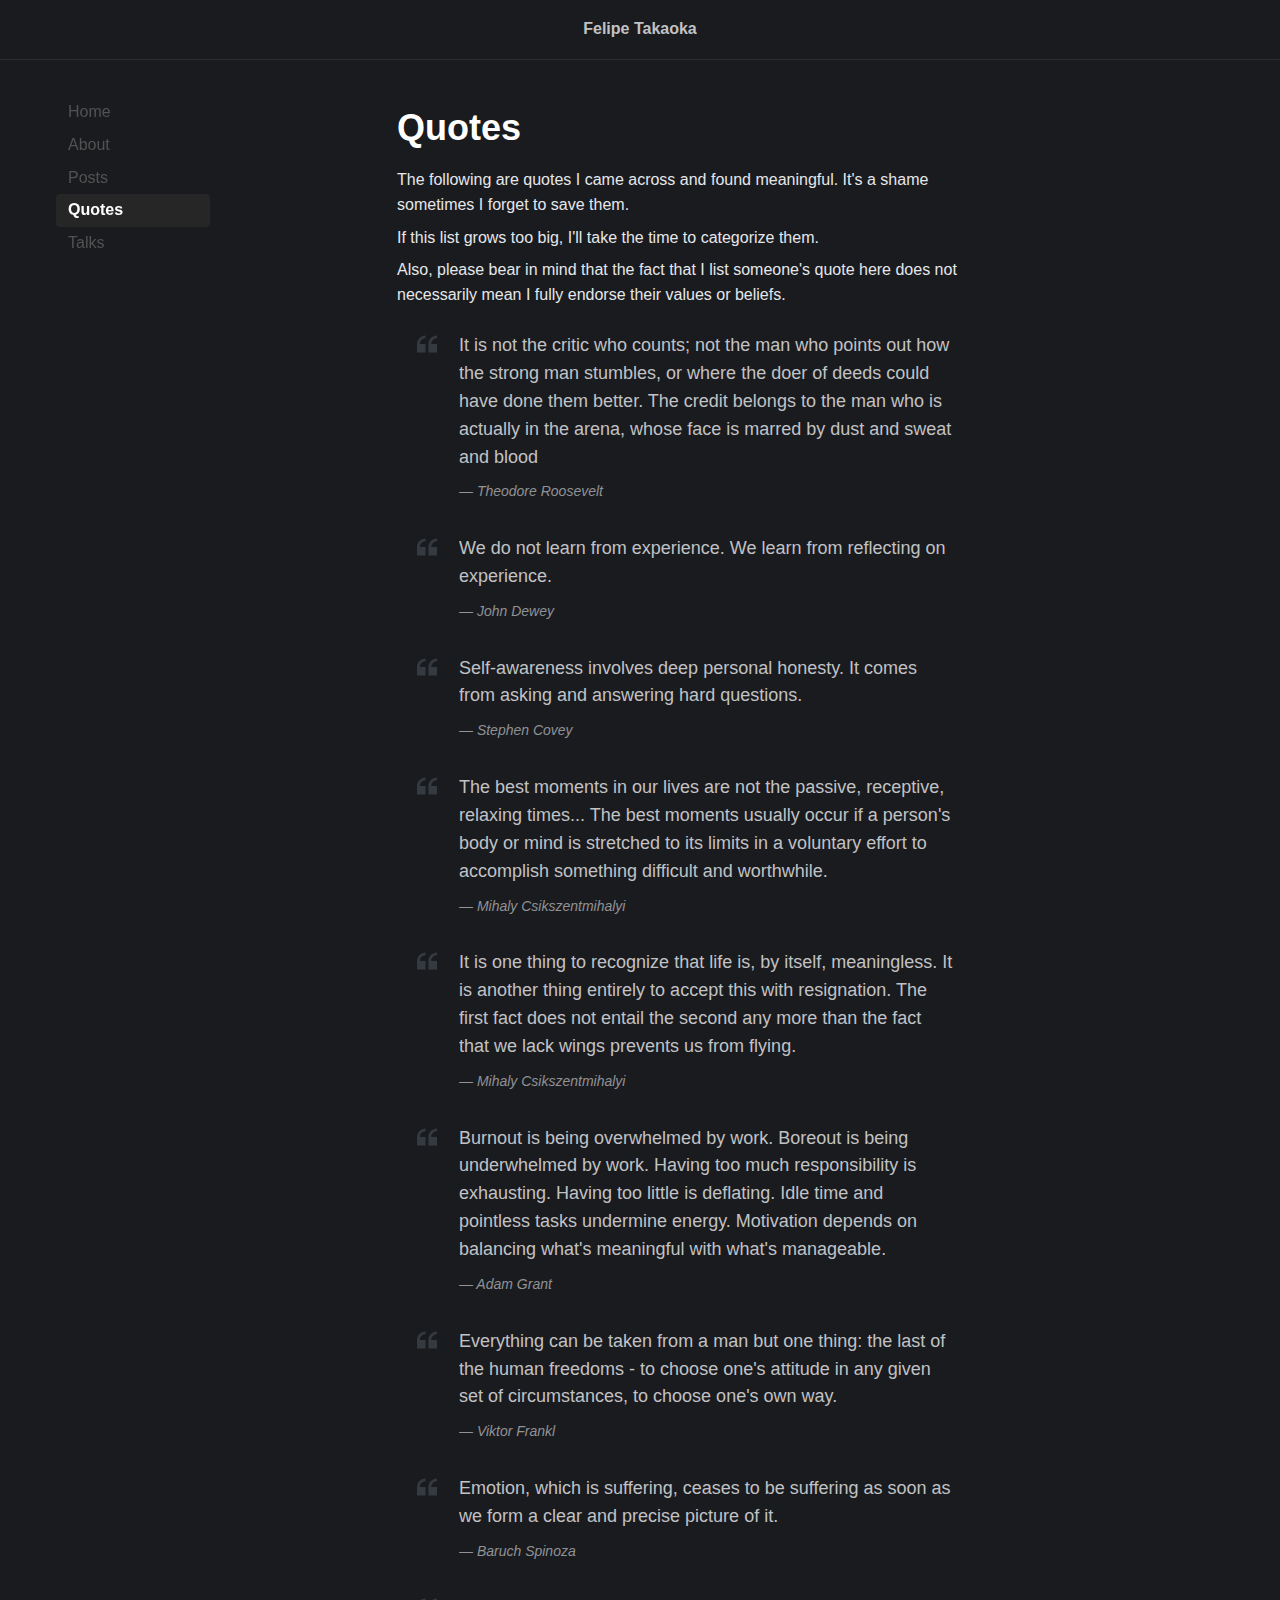
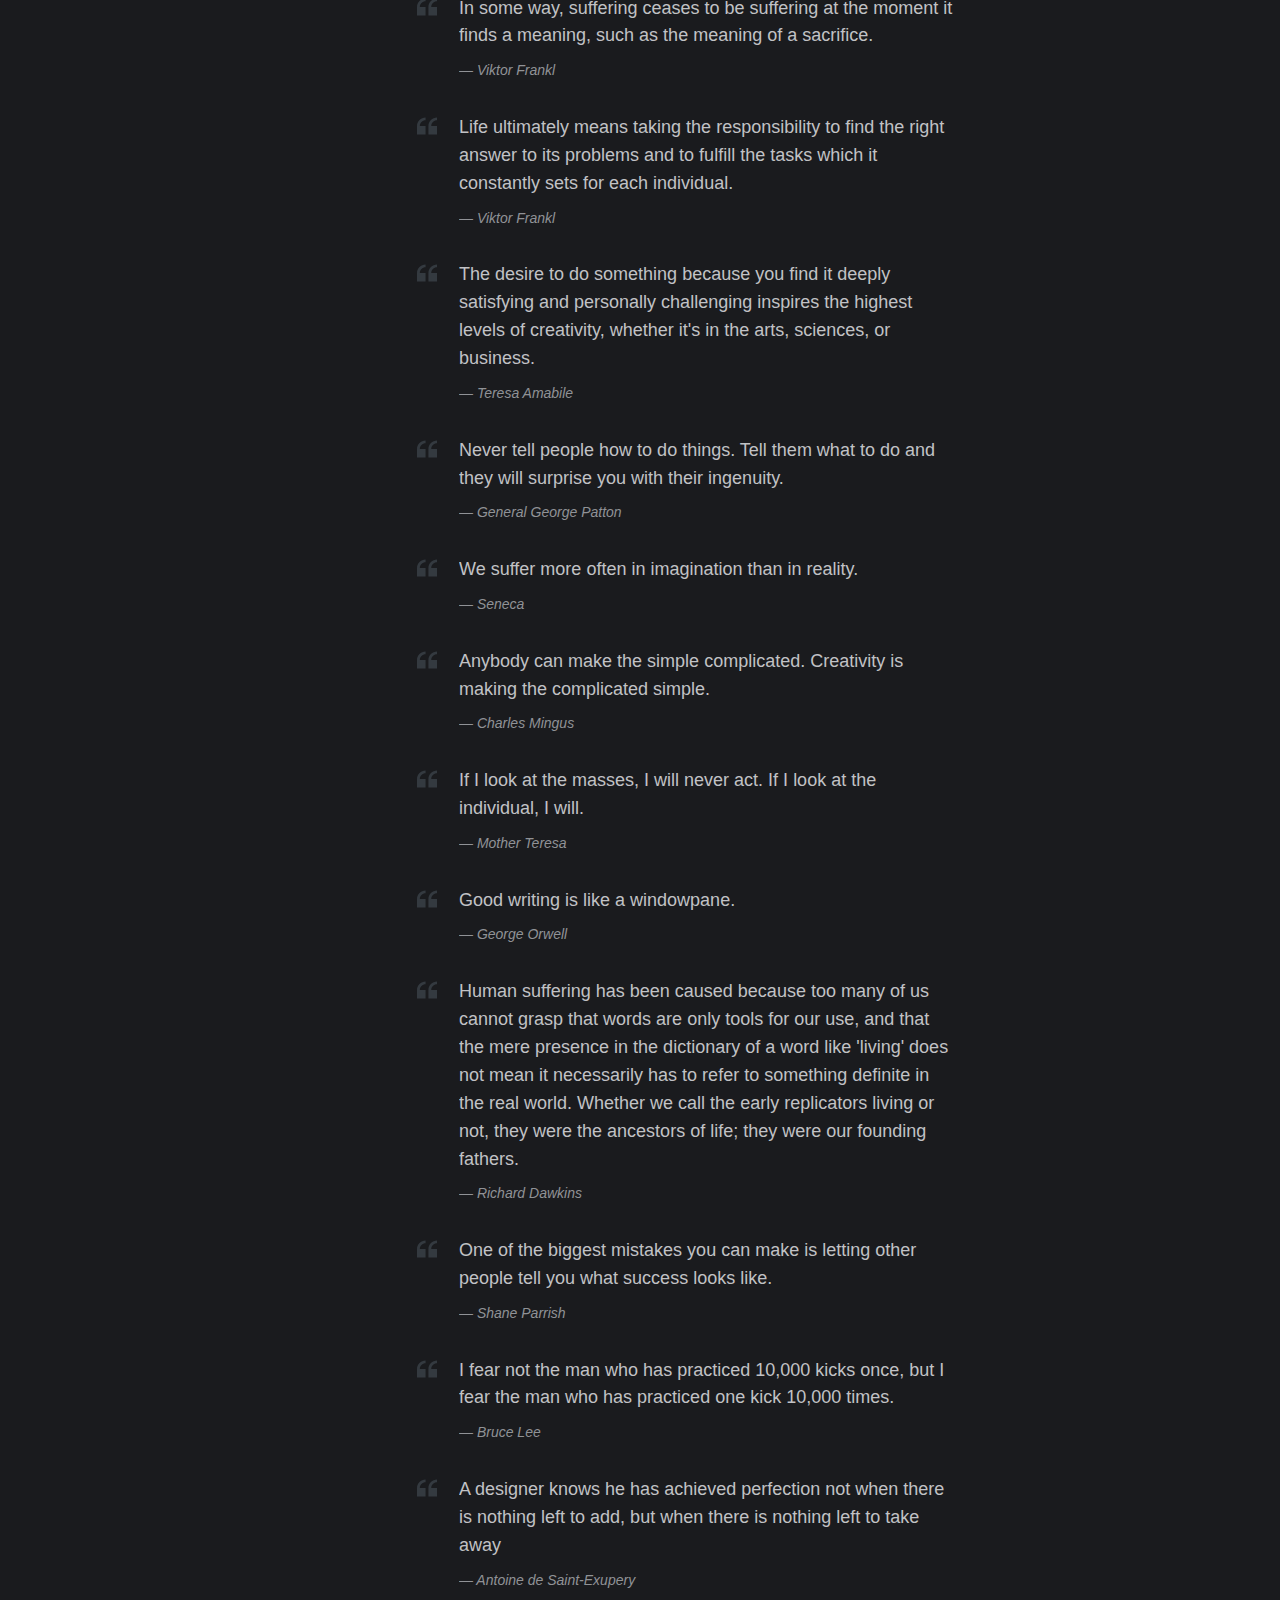
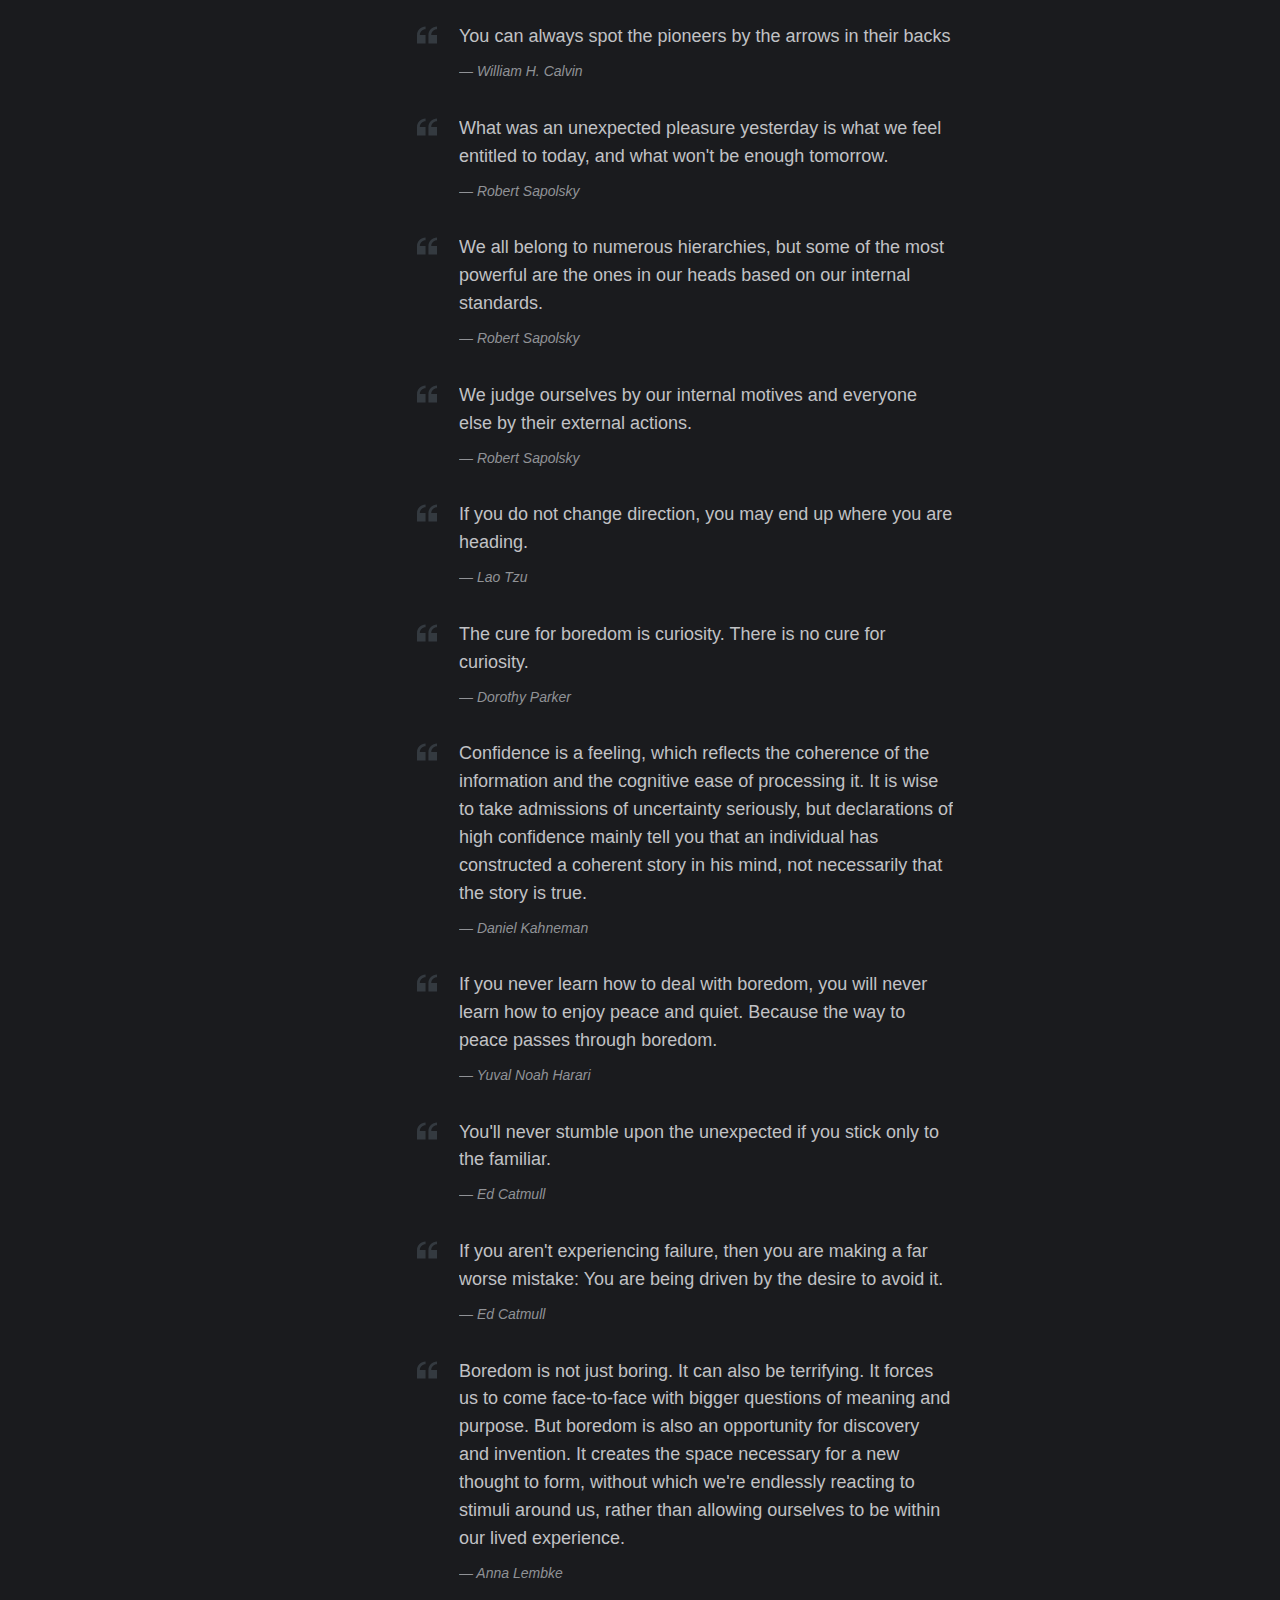
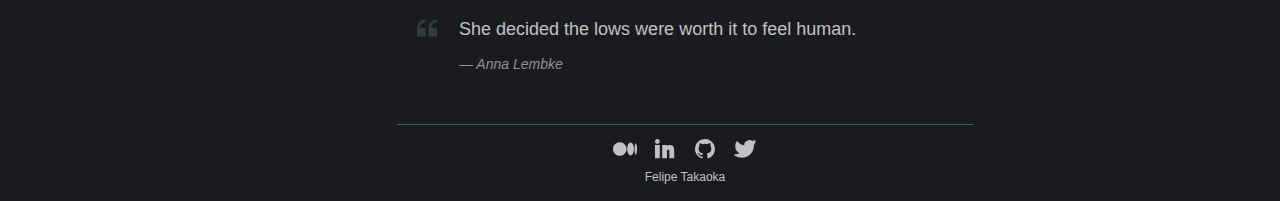
<file: quotes.html>
<!DOCTYPE html><html lang="en"><head><meta charSet="utf-8"/><title>Quotes</title><meta name="viewport" content="minimum-scale=1, initial-scale=1, width=device-width"/><meta name="next-head-count" content="3"/><link rel="preload" href="/_next/static/css/4c190be30f64b084.css" as="style"/><link rel="stylesheet" href="/_next/static/css/4c190be30f64b084.css" data-n-g=""/><noscript data-n-css=""></noscript><script defer="" nomodule="" src="/_next/static/chunks/polyfills-c67a75d1b6f99dc8.js"></script><script src="/_next/static/chunks/webpack-0b5d8249fb15f5f3.js" defer=""></script><script src="/_next/static/chunks/framework-2c79e2a64abdb08b.js" defer=""></script><script src="/_next/static/chunks/main-5020794388548d5e.js" defer=""></script><script src="/_next/static/chunks/pages/_app-8f0fe9a568f7bae4.js" defer=""></script><script src="/_next/static/chunks/pages/quotes-dfa419b8e9898059.js" defer=""></script><script src="/_next/static/NmR_FlhLgka8spxGCPROl/_buildManifest.js" defer=""></script><script src="/_next/static/NmR_FlhLgka8spxGCPROl/_ssgManifest.js" defer=""></script><style data-emotion="mantine ibbm6b hlhv8i osix87 1e6iwwv 1rav4sc 1ijmqm8 1jkdz43 17do188 1nksqbd 1gsur4i o8skp2 xssona">.mantine-ibbm6b{display:-webkit-box;display:-webkit-flex;display:-ms-flexbox;display:flex;box-sizing:border-box;}.mantine-hlhv8i{-webkit-flex:1;-ms-flex:1;flex:1;width:100vw;box-sizing:border-box;min-height:100vh;padding-top:calc(var(--mantine-header-height, 0px) + 16px);padding-bottom:calc(var(--mantine-footer-height, 0px) + 16px);padding-left:calc(var(--mantine-navbar-width, 0px) + 16px);padding-right:calc(var(--mantine-aside-width, 0px) + 16px);background-color:#1A1B1E;}@media (max-width: 767px){.mantine-hlhv8i{padding-right:16px;}}.mantine-osix87{box-sizing:border-box;}.mantine-1e6iwwv{font-family:-apple-system,BlinkMacSystemFont,Segoe UI,Roboto,Helvetica,Arial,sans-serif,Apple Color Emoji,Segoe UI Emoji;top:0;left:0;right:0;z-index:100;height:60px;max-height:60px;position:fixed;box-sizing:border-box;background-color:#1A1B1E;border-bottom:1px solid #2C2E33;padding:16px;}.mantine-1rav4sc{position:relative;-webkit-user-select:none;-moz-user-select:none;-ms-user-select:none;user-select:none;box-sizing:border-box;}.mantine-1rav4sc,.mantine-1rav4sc::before,.mantine-1rav4sc::after{display:block;width:18px;height:2px;background-color:#868e96;outline:1px solid transparent;transition-property:background-color,transform;transition-duration:300ms;}@media (prefers-reduced-motion){.mantine-1rav4sc,.mantine-1rav4sc::before,.mantine-1rav4sc::after{transition-duration:0ms;}}.mantine-1rav4sc::before,.mantine-1rav4sc::after{position:absolute;content:"";left:0;}.mantine-1rav4sc::before{top:-6px;}.mantine-1rav4sc::after{top:6px;}.mantine-1rav4sc[data-opened]{background-color:transparent;}.mantine-1rav4sc[data-opened]::before{-webkit-transform:translateY(6px) rotate(45deg);-moz-transform:translateY(6px) rotate(45deg);-ms-transform:translateY(6px) rotate(45deg);transform:translateY(6px) rotate(45deg);}.mantine-1rav4sc[data-opened]::after{-webkit-transform:translateY(-6px) rotate(-45deg);-moz-transform:translateY(-6px) rotate(-45deg);-ms-transform:translateY(-6px) rotate(-45deg);transform:translateY(-6px) rotate(-45deg);}.mantine-1ijmqm8{-webkit-tap-highlight-color:transparent;font-family:-apple-system,BlinkMacSystemFont,Segoe UI,Roboto,Helvetica,Arial,sans-serif,Apple Color Emoji,Segoe UI Emoji;cursor:pointer;border:0;padding:0;-webkit-appearance:none;-moz-appearance:none;-ms-appearance:none;appearance:none;font-size:16px;background-color:transparent;text-align:left;color:#C1C2C5;-webkit-text-decoration:none;text-decoration:none;box-sizing:border-box;border-radius:4px;width:calc(18px + 10px);height:calc(18px + 10px);padding:calc(10px / 2);cursor:pointer;margin-right:24px;}.mantine-1ijmqm8:focus{outline-offset:2px;outline:2px solid #1c7ed6;}.mantine-1ijmqm8:focus:not(:focus-visible){outline:none;}@media (min-width: 768px){.mantine-1ijmqm8{display:none;}}.mantine-1jkdz43{font-family:-apple-system,BlinkMacSystemFont,Segoe UI,Roboto,Helvetica,Arial,sans-serif,Apple Color Emoji,Segoe UI Emoji;top:var(--mantine-header-height);left:0;bottom:0;z-index:100;height:calc(100vh - var(--mantine-header-height, 0px) - var(--mantine-footer-height, 0px));width:100%;position:fixed;box-sizing:border-box;display:-webkit-box;display:-webkit-flex;display:-ms-flexbox;display:flex;-webkit-flex-direction:column;-ms-flex-direction:column;flex-direction:column;background-color:#1A1B1E;padding:16px;}@media (min-width: 768px){.mantine-1jkdz43{width:250px;min-width:250px;}}@media (max-width: 767px){.mantine-1jkdz43[data-hidden]{display:none;}}.mantine-17do188{display:-webkit-box;display:-webkit-flex;display:-ms-flexbox;display:flex;}.mantine-1nksqbd{-webkit-flex:1;-ms-flex:1;flex:1;overflow:hidden;text-overflow:ellipsis;}.mantine-1gsur4i{color:#343a40;margin-right:20px;margin-top:2px;width:22px;}.mantine-o8skp2{display:block;font-size:14px;margin-top:10px;color:#909296;overflow:hidden;text-overflow:ellipsis;}.mantine-xssona{font-family:-apple-system,BlinkMacSystemFont,Segoe UI,Roboto,Helvetica,Arial,sans-serif,Apple Color Emoji,Segoe UI Emoji;font-size:18px;line-height:1.55;color:#C1C2C5;margin:0;border-top-right-radius:4px;border-bottom-right-radius:4px;padding:16px 20px;}</style></head><body><div id="__next"><style data-emotion="css-global zl4edr">html{font-family:sans-serif;line-height:1.15;-webkit-text-size-adjust:100%;-moz-text-size-adjust:100%;-ms-text-size-adjust:100%;text-size-adjust:100%;}body{margin:0;}article,aside,footer,header,nav,section,figcaption,figure,main{display:block;}h1{font-size:2em;}hr{box-sizing:content-box;height:0;overflow:visible;}pre{font-family:monospace,monospace;font-size:1em;}a{background:transparent;text-decoration-skip:objects;}a:active,a:hover{outline-width:0;}abbr[title]{border-bottom:none;-webkit-text-decoration:underline;text-decoration:underline;}b,strong{font-weight:bolder;}code,kbp,samp{font-family:monospace,monospace;font-size:1em;}dfn{font-style:italic;}mark{background-color:#ff0;color:#000;}small{font-size:80%;}sub,sup{font-size:75%;line-height:0;position:relative;vertical-align:baseline;}sup{top:-0.5em;}sub{bottom:-0.25em;}audio,video{display:inline-block;}audio:not([controls]){display:none;height:0;}img{border-style:none;vertical-align:middle;}svg:not(:root){overflow:hidden;}button,input,optgroup,select,textarea{font-family:sans-serif;font-size:100%;line-height:1.15;margin:0;}button,input{overflow:visible;}button,select{text-transform:none;}button,[type=reset],[type=submit]{-webkit-appearance:button;}button::-moz-focus-inner,[type=button]::-moz-focus-inner,[type=reset]::-moz-focus-inner,[type=submit]::-moz-focus-inner{border-style:none;padding:0;}button:-moz-focusring,[type=button]:-moz-focusring,[type=reset]:-moz-focusring,[type=submit]:-moz-focusring{outline:1px dotted ButtonText;}legend{box-sizing:border-box;color:inherit;display:table;max-width:100%;padding:0;white-space:normal;}progress{display:inline-block;vertical-align:baseline;}textarea{overflow:auto;}[type=checkbox],[type=radio]{box-sizing:border-box;padding:0;}[type=number]::-webkit-inner-spin-button,[type=number]::-webkit-outer-spin-button{height:auto;}[type=search]{-webkit-appearance:none;-moz-appearance:none;-ms-appearance:none;appearance:none;}[type=search]::-webkit-search-cancel-button,[type=search]::-webkit-search-decoration{-webkit-appearance:none;-moz-appearance:none;-ms-appearance:none;appearance:none;}::-webkit-file-upload-button{-webkit-appearance:button;-moz-appearance:button;-ms-appearance:button;appearance:button;font:inherit;}details,menu{display:block;}summary{display:-webkit-box;display:-webkit-list-item;display:-ms-list-itembox;display:list-item;}canvas{display:inline-block;}template{display:none;}[hidden]{display:none;}</style><style data-emotion="css-global j77l5l">*,*::before,*::after{box-sizing:border-box;}html{-webkit-print-color-scheme:dark;color-scheme:dark;}body{font-family:-apple-system,BlinkMacSystemFont,Segoe UI,Roboto,Helvetica,Arial,sans-serif,Apple Color Emoji,Segoe UI Emoji;background-color:#1A1B1E;color:#C1C2C5;line-height:1.55;font-size:16px;-webkit-font-smoothing:antialiased;-moz-osx-font-smoothing:grayscale;}</style><div class="mx-auto"><div class="mantine-AppShell-root mantine-osix87"><header class="mantine-Header-root mantine-1e6iwwv"><div class="flex items-center text-center h-full"><button class="mantine-UnstyledButton-root mantine-Burger-root mantine-MediaQuery-media mantine-1ijmqm8" type="button"><div class="mantine-1rav4sc mantine-Burger-burger"></div></button><a class="font-bold md:mx-auto" href="/">Felipe Takaoka</a></div><style data-emotion="css-global 1yi5n03">:root{--mantine-header-height:60px;}</style></header><div class="mantine-ibbm6b mantine-AppShell-body"><nav class="mantine-Navbar-root 
              bg-zinc-900
              md:bg-transparent md:pl-14 md:pr-10 md:mt-5
             mantine-1jkdz43" data-hidden="true"><a class="flex p-1 rounded px-3 hover:text-neutral-200 text-neutral-600" href="/">Home</a><a class="flex p-1 rounded px-3 hover:text-neutral-200 text-neutral-600" href="/about">About</a><a class="flex p-1 rounded px-3 hover:text-neutral-200 text-neutral-600" href="/posts">Posts</a><a class="flex p-1 rounded px-3 hover:text-neutral-200 bg-neutral-800 text-white font-bold" href="/quotes">Quotes</a><a class="flex p-1 rounded px-3 hover:text-neutral-200 text-neutral-600" href="/talks">Talks</a><style data-emotion="css-global i32m7g">:root{--mantine-navbar-width:0px;}@media (min-width: 768px){:root{--mantine-navbar-width:250px;}}</style></nav><main class="mantine-hlhv8i mantine-AppShell-main"><div class="flex"><div class="ml-1 md:mx-auto md:mt-8 max-w-xl"><main><h1 class="text-4xl text-white mb-5 font-bold">Quotes</h1><p class="text-gray-200 mb-2">The following are quotes I came across and found meaningful. It&#x27;s a shame sometimes I forget to save them.</p><p class="text-gray-200 mb-2">If this list grows too big, I&#x27;ll take the time to categorize them.</p><p class="text-gray-200 mb-2">Also, please bear in mind that the fact that I list someone&#x27;s quote here does not necessarily mean I fully endorse their values or beliefs.</p><ul id="quotes-list"><blockquote class="mantine-Blockquote-root mantine-xssona"><div class="mantine-17do188 mantine-Blockquote-inner"><div class="mantine-1gsur4i mantine-Blockquote-icon"><svg width="20" height="20" viewBox="0 0 409.294 409.294" fill="currentColor" xmlns="http://www.w3.org/2000/svg"><path d="M0 204.647v175.412h175.412V204.647H58.471c0-64.48 52.461-116.941 116.941-116.941V29.235C78.684 29.235 0 107.919 0 204.647zM409.294 87.706V29.235c-96.728 0-175.412 78.684-175.412 175.412v175.412h175.412V204.647H292.353c0-64.48 52.461-116.941 116.941-116.941z"></path></svg></div><div class="mantine-1nksqbd mantine-Blockquote-body">It is not the critic who counts; not the man who points out how the strong man stumbles, or where the doer of deeds could have done them better. The credit belongs to the man who is actually in the arena, whose face is marred by dust and sweat and blood<cite class="mantine-o8skp2 mantine-Blockquote-cite">— Theodore Roosevelt</cite></div></div></blockquote><blockquote class="mantine-Blockquote-root mantine-xssona"><div class="mantine-17do188 mantine-Blockquote-inner"><div class="mantine-1gsur4i mantine-Blockquote-icon"><svg width="20" height="20" viewBox="0 0 409.294 409.294" fill="currentColor" xmlns="http://www.w3.org/2000/svg"><path d="M0 204.647v175.412h175.412V204.647H58.471c0-64.48 52.461-116.941 116.941-116.941V29.235C78.684 29.235 0 107.919 0 204.647zM409.294 87.706V29.235c-96.728 0-175.412 78.684-175.412 175.412v175.412h175.412V204.647H292.353c0-64.48 52.461-116.941 116.941-116.941z"></path></svg></div><div class="mantine-1nksqbd mantine-Blockquote-body">We do not learn from experience. We learn from reflecting on experience.<cite class="mantine-o8skp2 mantine-Blockquote-cite">— John Dewey</cite></div></div></blockquote><blockquote class="mantine-Blockquote-root mantine-xssona"><div class="mantine-17do188 mantine-Blockquote-inner"><div class="mantine-1gsur4i mantine-Blockquote-icon"><svg width="20" height="20" viewBox="0 0 409.294 409.294" fill="currentColor" xmlns="http://www.w3.org/2000/svg"><path d="M0 204.647v175.412h175.412V204.647H58.471c0-64.48 52.461-116.941 116.941-116.941V29.235C78.684 29.235 0 107.919 0 204.647zM409.294 87.706V29.235c-96.728 0-175.412 78.684-175.412 175.412v175.412h175.412V204.647H292.353c0-64.48 52.461-116.941 116.941-116.941z"></path></svg></div><div class="mantine-1nksqbd mantine-Blockquote-body">Self-awareness involves deep personal honesty. It comes from asking and answering hard questions.<cite class="mantine-o8skp2 mantine-Blockquote-cite">— Stephen Covey</cite></div></div></blockquote><blockquote class="mantine-Blockquote-root mantine-xssona"><div class="mantine-17do188 mantine-Blockquote-inner"><div class="mantine-1gsur4i mantine-Blockquote-icon"><svg width="20" height="20" viewBox="0 0 409.294 409.294" fill="currentColor" xmlns="http://www.w3.org/2000/svg"><path d="M0 204.647v175.412h175.412V204.647H58.471c0-64.48 52.461-116.941 116.941-116.941V29.235C78.684 29.235 0 107.919 0 204.647zM409.294 87.706V29.235c-96.728 0-175.412 78.684-175.412 175.412v175.412h175.412V204.647H292.353c0-64.48 52.461-116.941 116.941-116.941z"></path></svg></div><div class="mantine-1nksqbd mantine-Blockquote-body">The best moments in our lives are not the passive, receptive, relaxing times... The best moments usually occur if a person&#x27;s body or mind is stretched to its limits in a voluntary effort to accomplish something difficult and worthwhile.<cite class="mantine-o8skp2 mantine-Blockquote-cite">— Mihaly Csikszentmihalyi</cite></div></div></blockquote><blockquote class="mantine-Blockquote-root mantine-xssona"><div class="mantine-17do188 mantine-Blockquote-inner"><div class="mantine-1gsur4i mantine-Blockquote-icon"><svg width="20" height="20" viewBox="0 0 409.294 409.294" fill="currentColor" xmlns="http://www.w3.org/2000/svg"><path d="M0 204.647v175.412h175.412V204.647H58.471c0-64.48 52.461-116.941 116.941-116.941V29.235C78.684 29.235 0 107.919 0 204.647zM409.294 87.706V29.235c-96.728 0-175.412 78.684-175.412 175.412v175.412h175.412V204.647H292.353c0-64.48 52.461-116.941 116.941-116.941z"></path></svg></div><div class="mantine-1nksqbd mantine-Blockquote-body">It is one thing to recognize that life is, by itself, meaningless. It is another thing entirely to accept this with resignation. The first fact does not entail the second any more than the fact that we lack wings prevents us from flying.<cite class="mantine-o8skp2 mantine-Blockquote-cite">— Mihaly Csikszentmihalyi</cite></div></div></blockquote><blockquote class="mantine-Blockquote-root mantine-xssona"><div class="mantine-17do188 mantine-Blockquote-inner"><div class="mantine-1gsur4i mantine-Blockquote-icon"><svg width="20" height="20" viewBox="0 0 409.294 409.294" fill="currentColor" xmlns="http://www.w3.org/2000/svg"><path d="M0 204.647v175.412h175.412V204.647H58.471c0-64.48 52.461-116.941 116.941-116.941V29.235C78.684 29.235 0 107.919 0 204.647zM409.294 87.706V29.235c-96.728 0-175.412 78.684-175.412 175.412v175.412h175.412V204.647H292.353c0-64.48 52.461-116.941 116.941-116.941z"></path></svg></div><div class="mantine-1nksqbd mantine-Blockquote-body">Burnout is being overwhelmed by work. Boreout is being underwhelmed by work. Having too much responsibility is exhausting. Having too little is deflating. Idle time and pointless tasks undermine energy. Motivation depends on balancing what&#x27;s meaningful with what&#x27;s manageable.<cite class="mantine-o8skp2 mantine-Blockquote-cite">— Adam Grant</cite></div></div></blockquote><blockquote class="mantine-Blockquote-root mantine-xssona"><div class="mantine-17do188 mantine-Blockquote-inner"><div class="mantine-1gsur4i mantine-Blockquote-icon"><svg width="20" height="20" viewBox="0 0 409.294 409.294" fill="currentColor" xmlns="http://www.w3.org/2000/svg"><path d="M0 204.647v175.412h175.412V204.647H58.471c0-64.48 52.461-116.941 116.941-116.941V29.235C78.684 29.235 0 107.919 0 204.647zM409.294 87.706V29.235c-96.728 0-175.412 78.684-175.412 175.412v175.412h175.412V204.647H292.353c0-64.48 52.461-116.941 116.941-116.941z"></path></svg></div><div class="mantine-1nksqbd mantine-Blockquote-body">Everything can be taken from a man but one thing: the last of the human freedoms - to choose one&#x27;s attitude in any given set of circumstances, to choose one&#x27;s own way.<cite class="mantine-o8skp2 mantine-Blockquote-cite">— Viktor Frankl</cite></div></div></blockquote><blockquote class="mantine-Blockquote-root mantine-xssona"><div class="mantine-17do188 mantine-Blockquote-inner"><div class="mantine-1gsur4i mantine-Blockquote-icon"><svg width="20" height="20" viewBox="0 0 409.294 409.294" fill="currentColor" xmlns="http://www.w3.org/2000/svg"><path d="M0 204.647v175.412h175.412V204.647H58.471c0-64.48 52.461-116.941 116.941-116.941V29.235C78.684 29.235 0 107.919 0 204.647zM409.294 87.706V29.235c-96.728 0-175.412 78.684-175.412 175.412v175.412h175.412V204.647H292.353c0-64.48 52.461-116.941 116.941-116.941z"></path></svg></div><div class="mantine-1nksqbd mantine-Blockquote-body">Emotion, which is suffering, ceases to be suffering as soon as we form a clear and precise picture of it.<cite class="mantine-o8skp2 mantine-Blockquote-cite">— Baruch Spinoza</cite></div></div></blockquote><blockquote class="mantine-Blockquote-root mantine-xssona"><div class="mantine-17do188 mantine-Blockquote-inner"><div class="mantine-1gsur4i mantine-Blockquote-icon"><svg width="20" height="20" viewBox="0 0 409.294 409.294" fill="currentColor" xmlns="http://www.w3.org/2000/svg"><path d="M0 204.647v175.412h175.412V204.647H58.471c0-64.48 52.461-116.941 116.941-116.941V29.235C78.684 29.235 0 107.919 0 204.647zM409.294 87.706V29.235c-96.728 0-175.412 78.684-175.412 175.412v175.412h175.412V204.647H292.353c0-64.48 52.461-116.941 116.941-116.941z"></path></svg></div><div class="mantine-1nksqbd mantine-Blockquote-body">In some way, suffering ceases to be suffering at the moment it finds a meaning, such as the meaning of a sacrifice.<cite class="mantine-o8skp2 mantine-Blockquote-cite">— Viktor Frankl</cite></div></div></blockquote><blockquote class="mantine-Blockquote-root mantine-xssona"><div class="mantine-17do188 mantine-Blockquote-inner"><div class="mantine-1gsur4i mantine-Blockquote-icon"><svg width="20" height="20" viewBox="0 0 409.294 409.294" fill="currentColor" xmlns="http://www.w3.org/2000/svg"><path d="M0 204.647v175.412h175.412V204.647H58.471c0-64.48 52.461-116.941 116.941-116.941V29.235C78.684 29.235 0 107.919 0 204.647zM409.294 87.706V29.235c-96.728 0-175.412 78.684-175.412 175.412v175.412h175.412V204.647H292.353c0-64.48 52.461-116.941 116.941-116.941z"></path></svg></div><div class="mantine-1nksqbd mantine-Blockquote-body">Life ultimately means taking the responsibility to find the right answer to its problems and to fulfill the tasks which it constantly sets for each individual.<cite class="mantine-o8skp2 mantine-Blockquote-cite">— Viktor Frankl</cite></div></div></blockquote><blockquote class="mantine-Blockquote-root mantine-xssona"><div class="mantine-17do188 mantine-Blockquote-inner"><div class="mantine-1gsur4i mantine-Blockquote-icon"><svg width="20" height="20" viewBox="0 0 409.294 409.294" fill="currentColor" xmlns="http://www.w3.org/2000/svg"><path d="M0 204.647v175.412h175.412V204.647H58.471c0-64.48 52.461-116.941 116.941-116.941V29.235C78.684 29.235 0 107.919 0 204.647zM409.294 87.706V29.235c-96.728 0-175.412 78.684-175.412 175.412v175.412h175.412V204.647H292.353c0-64.48 52.461-116.941 116.941-116.941z"></path></svg></div><div class="mantine-1nksqbd mantine-Blockquote-body">The desire to do something because you find it deeply satisfying and personally challenging inspires the highest levels of creativity, whether it&#x27;s in the arts, sciences, or business.<cite class="mantine-o8skp2 mantine-Blockquote-cite">— Teresa Amabile</cite></div></div></blockquote><blockquote class="mantine-Blockquote-root mantine-xssona"><div class="mantine-17do188 mantine-Blockquote-inner"><div class="mantine-1gsur4i mantine-Blockquote-icon"><svg width="20" height="20" viewBox="0 0 409.294 409.294" fill="currentColor" xmlns="http://www.w3.org/2000/svg"><path d="M0 204.647v175.412h175.412V204.647H58.471c0-64.48 52.461-116.941 116.941-116.941V29.235C78.684 29.235 0 107.919 0 204.647zM409.294 87.706V29.235c-96.728 0-175.412 78.684-175.412 175.412v175.412h175.412V204.647H292.353c0-64.48 52.461-116.941 116.941-116.941z"></path></svg></div><div class="mantine-1nksqbd mantine-Blockquote-body">Never tell people how to do things. Tell them what to do and they will surprise you with their ingenuity.<cite class="mantine-o8skp2 mantine-Blockquote-cite">— General George Patton</cite></div></div></blockquote><blockquote class="mantine-Blockquote-root mantine-xssona"><div class="mantine-17do188 mantine-Blockquote-inner"><div class="mantine-1gsur4i mantine-Blockquote-icon"><svg width="20" height="20" viewBox="0 0 409.294 409.294" fill="currentColor" xmlns="http://www.w3.org/2000/svg"><path d="M0 204.647v175.412h175.412V204.647H58.471c0-64.48 52.461-116.941 116.941-116.941V29.235C78.684 29.235 0 107.919 0 204.647zM409.294 87.706V29.235c-96.728 0-175.412 78.684-175.412 175.412v175.412h175.412V204.647H292.353c0-64.48 52.461-116.941 116.941-116.941z"></path></svg></div><div class="mantine-1nksqbd mantine-Blockquote-body">We suffer more often in imagination than in reality.<cite class="mantine-o8skp2 mantine-Blockquote-cite">— Seneca</cite></div></div></blockquote><blockquote class="mantine-Blockquote-root mantine-xssona"><div class="mantine-17do188 mantine-Blockquote-inner"><div class="mantine-1gsur4i mantine-Blockquote-icon"><svg width="20" height="20" viewBox="0 0 409.294 409.294" fill="currentColor" xmlns="http://www.w3.org/2000/svg"><path d="M0 204.647v175.412h175.412V204.647H58.471c0-64.48 52.461-116.941 116.941-116.941V29.235C78.684 29.235 0 107.919 0 204.647zM409.294 87.706V29.235c-96.728 0-175.412 78.684-175.412 175.412v175.412h175.412V204.647H292.353c0-64.48 52.461-116.941 116.941-116.941z"></path></svg></div><div class="mantine-1nksqbd mantine-Blockquote-body">Anybody can make the simple complicated. Creativity is making the complicated simple.<cite class="mantine-o8skp2 mantine-Blockquote-cite">— Charles Mingus</cite></div></div></blockquote><blockquote class="mantine-Blockquote-root mantine-xssona"><div class="mantine-17do188 mantine-Blockquote-inner"><div class="mantine-1gsur4i mantine-Blockquote-icon"><svg width="20" height="20" viewBox="0 0 409.294 409.294" fill="currentColor" xmlns="http://www.w3.org/2000/svg"><path d="M0 204.647v175.412h175.412V204.647H58.471c0-64.48 52.461-116.941 116.941-116.941V29.235C78.684 29.235 0 107.919 0 204.647zM409.294 87.706V29.235c-96.728 0-175.412 78.684-175.412 175.412v175.412h175.412V204.647H292.353c0-64.48 52.461-116.941 116.941-116.941z"></path></svg></div><div class="mantine-1nksqbd mantine-Blockquote-body">If I look at the masses, I will never act. If I look at the individual, I will.<cite class="mantine-o8skp2 mantine-Blockquote-cite">— Mother Teresa</cite></div></div></blockquote><blockquote class="mantine-Blockquote-root mantine-xssona"><div class="mantine-17do188 mantine-Blockquote-inner"><div class="mantine-1gsur4i mantine-Blockquote-icon"><svg width="20" height="20" viewBox="0 0 409.294 409.294" fill="currentColor" xmlns="http://www.w3.org/2000/svg"><path d="M0 204.647v175.412h175.412V204.647H58.471c0-64.48 52.461-116.941 116.941-116.941V29.235C78.684 29.235 0 107.919 0 204.647zM409.294 87.706V29.235c-96.728 0-175.412 78.684-175.412 175.412v175.412h175.412V204.647H292.353c0-64.48 52.461-116.941 116.941-116.941z"></path></svg></div><div class="mantine-1nksqbd mantine-Blockquote-body">Good writing is like a windowpane.<cite class="mantine-o8skp2 mantine-Blockquote-cite">— George Orwell</cite></div></div></blockquote><blockquote class="mantine-Blockquote-root mantine-xssona"><div class="mantine-17do188 mantine-Blockquote-inner"><div class="mantine-1gsur4i mantine-Blockquote-icon"><svg width="20" height="20" viewBox="0 0 409.294 409.294" fill="currentColor" xmlns="http://www.w3.org/2000/svg"><path d="M0 204.647v175.412h175.412V204.647H58.471c0-64.48 52.461-116.941 116.941-116.941V29.235C78.684 29.235 0 107.919 0 204.647zM409.294 87.706V29.235c-96.728 0-175.412 78.684-175.412 175.412v175.412h175.412V204.647H292.353c0-64.48 52.461-116.941 116.941-116.941z"></path></svg></div><div class="mantine-1nksqbd mantine-Blockquote-body">Human suffering has been caused because too many of us cannot grasp that words are only tools for our use, and that the mere presence in the dictionary of a word like &#x27;living&#x27; does not mean it necessarily has to refer to something definite in the real world. Whether we call the early replicators living or not, they were the ancestors of life; they were our founding fathers.<cite class="mantine-o8skp2 mantine-Blockquote-cite">— Richard Dawkins</cite></div></div></blockquote><blockquote class="mantine-Blockquote-root mantine-xssona"><div class="mantine-17do188 mantine-Blockquote-inner"><div class="mantine-1gsur4i mantine-Blockquote-icon"><svg width="20" height="20" viewBox="0 0 409.294 409.294" fill="currentColor" xmlns="http://www.w3.org/2000/svg"><path d="M0 204.647v175.412h175.412V204.647H58.471c0-64.48 52.461-116.941 116.941-116.941V29.235C78.684 29.235 0 107.919 0 204.647zM409.294 87.706V29.235c-96.728 0-175.412 78.684-175.412 175.412v175.412h175.412V204.647H292.353c0-64.48 52.461-116.941 116.941-116.941z"></path></svg></div><div class="mantine-1nksqbd mantine-Blockquote-body">One of the biggest mistakes you can make is letting other people tell you what success looks like.<cite class="mantine-o8skp2 mantine-Blockquote-cite">— Shane Parrish</cite></div></div></blockquote><blockquote class="mantine-Blockquote-root mantine-xssona"><div class="mantine-17do188 mantine-Blockquote-inner"><div class="mantine-1gsur4i mantine-Blockquote-icon"><svg width="20" height="20" viewBox="0 0 409.294 409.294" fill="currentColor" xmlns="http://www.w3.org/2000/svg"><path d="M0 204.647v175.412h175.412V204.647H58.471c0-64.48 52.461-116.941 116.941-116.941V29.235C78.684 29.235 0 107.919 0 204.647zM409.294 87.706V29.235c-96.728 0-175.412 78.684-175.412 175.412v175.412h175.412V204.647H292.353c0-64.48 52.461-116.941 116.941-116.941z"></path></svg></div><div class="mantine-1nksqbd mantine-Blockquote-body">I fear not the man who has practiced 10,000 kicks once, but I fear the man who has practiced one kick 10,000 times.<cite class="mantine-o8skp2 mantine-Blockquote-cite">— Bruce Lee</cite></div></div></blockquote><blockquote class="mantine-Blockquote-root mantine-xssona"><div class="mantine-17do188 mantine-Blockquote-inner"><div class="mantine-1gsur4i mantine-Blockquote-icon"><svg width="20" height="20" viewBox="0 0 409.294 409.294" fill="currentColor" xmlns="http://www.w3.org/2000/svg"><path d="M0 204.647v175.412h175.412V204.647H58.471c0-64.48 52.461-116.941 116.941-116.941V29.235C78.684 29.235 0 107.919 0 204.647zM409.294 87.706V29.235c-96.728 0-175.412 78.684-175.412 175.412v175.412h175.412V204.647H292.353c0-64.48 52.461-116.941 116.941-116.941z"></path></svg></div><div class="mantine-1nksqbd mantine-Blockquote-body">A designer knows he has achieved perfection not when there is nothing left to add, but when there is nothing left to take away<cite class="mantine-o8skp2 mantine-Blockquote-cite">— Antoine de Saint-Exupery</cite></div></div></blockquote><blockquote class="mantine-Blockquote-root mantine-xssona"><div class="mantine-17do188 mantine-Blockquote-inner"><div class="mantine-1gsur4i mantine-Blockquote-icon"><svg width="20" height="20" viewBox="0 0 409.294 409.294" fill="currentColor" xmlns="http://www.w3.org/2000/svg"><path d="M0 204.647v175.412h175.412V204.647H58.471c0-64.48 52.461-116.941 116.941-116.941V29.235C78.684 29.235 0 107.919 0 204.647zM409.294 87.706V29.235c-96.728 0-175.412 78.684-175.412 175.412v175.412h175.412V204.647H292.353c0-64.48 52.461-116.941 116.941-116.941z"></path></svg></div><div class="mantine-1nksqbd mantine-Blockquote-body">You can always spot the pioneers by the arrows in their backs<cite class="mantine-o8skp2 mantine-Blockquote-cite">— William H. Calvin</cite></div></div></blockquote><blockquote class="mantine-Blockquote-root mantine-xssona"><div class="mantine-17do188 mantine-Blockquote-inner"><div class="mantine-1gsur4i mantine-Blockquote-icon"><svg width="20" height="20" viewBox="0 0 409.294 409.294" fill="currentColor" xmlns="http://www.w3.org/2000/svg"><path d="M0 204.647v175.412h175.412V204.647H58.471c0-64.48 52.461-116.941 116.941-116.941V29.235C78.684 29.235 0 107.919 0 204.647zM409.294 87.706V29.235c-96.728 0-175.412 78.684-175.412 175.412v175.412h175.412V204.647H292.353c0-64.48 52.461-116.941 116.941-116.941z"></path></svg></div><div class="mantine-1nksqbd mantine-Blockquote-body">What was an unexpected pleasure yesterday is what we feel entitled to today, and what won&#x27;t be enough tomorrow.<cite class="mantine-o8skp2 mantine-Blockquote-cite">— Robert Sapolsky</cite></div></div></blockquote><blockquote class="mantine-Blockquote-root mantine-xssona"><div class="mantine-17do188 mantine-Blockquote-inner"><div class="mantine-1gsur4i mantine-Blockquote-icon"><svg width="20" height="20" viewBox="0 0 409.294 409.294" fill="currentColor" xmlns="http://www.w3.org/2000/svg"><path d="M0 204.647v175.412h175.412V204.647H58.471c0-64.48 52.461-116.941 116.941-116.941V29.235C78.684 29.235 0 107.919 0 204.647zM409.294 87.706V29.235c-96.728 0-175.412 78.684-175.412 175.412v175.412h175.412V204.647H292.353c0-64.48 52.461-116.941 116.941-116.941z"></path></svg></div><div class="mantine-1nksqbd mantine-Blockquote-body">We all belong to numerous hierarchies, but some of the most powerful are the ones in our heads based on our internal standards.<cite class="mantine-o8skp2 mantine-Blockquote-cite">— Robert Sapolsky</cite></div></div></blockquote><blockquote class="mantine-Blockquote-root mantine-xssona"><div class="mantine-17do188 mantine-Blockquote-inner"><div class="mantine-1gsur4i mantine-Blockquote-icon"><svg width="20" height="20" viewBox="0 0 409.294 409.294" fill="currentColor" xmlns="http://www.w3.org/2000/svg"><path d="M0 204.647v175.412h175.412V204.647H58.471c0-64.48 52.461-116.941 116.941-116.941V29.235C78.684 29.235 0 107.919 0 204.647zM409.294 87.706V29.235c-96.728 0-175.412 78.684-175.412 175.412v175.412h175.412V204.647H292.353c0-64.48 52.461-116.941 116.941-116.941z"></path></svg></div><div class="mantine-1nksqbd mantine-Blockquote-body">We judge ourselves by our internal motives and everyone else by their external actions.<cite class="mantine-o8skp2 mantine-Blockquote-cite">— Robert Sapolsky</cite></div></div></blockquote><blockquote class="mantine-Blockquote-root mantine-xssona"><div class="mantine-17do188 mantine-Blockquote-inner"><div class="mantine-1gsur4i mantine-Blockquote-icon"><svg width="20" height="20" viewBox="0 0 409.294 409.294" fill="currentColor" xmlns="http://www.w3.org/2000/svg"><path d="M0 204.647v175.412h175.412V204.647H58.471c0-64.48 52.461-116.941 116.941-116.941V29.235C78.684 29.235 0 107.919 0 204.647zM409.294 87.706V29.235c-96.728 0-175.412 78.684-175.412 175.412v175.412h175.412V204.647H292.353c0-64.48 52.461-116.941 116.941-116.941z"></path></svg></div><div class="mantine-1nksqbd mantine-Blockquote-body">If you do not change direction, you may end up where you are heading.<cite class="mantine-o8skp2 mantine-Blockquote-cite">— Lao Tzu</cite></div></div></blockquote><blockquote class="mantine-Blockquote-root mantine-xssona"><div class="mantine-17do188 mantine-Blockquote-inner"><div class="mantine-1gsur4i mantine-Blockquote-icon"><svg width="20" height="20" viewBox="0 0 409.294 409.294" fill="currentColor" xmlns="http://www.w3.org/2000/svg"><path d="M0 204.647v175.412h175.412V204.647H58.471c0-64.48 52.461-116.941 116.941-116.941V29.235C78.684 29.235 0 107.919 0 204.647zM409.294 87.706V29.235c-96.728 0-175.412 78.684-175.412 175.412v175.412h175.412V204.647H292.353c0-64.48 52.461-116.941 116.941-116.941z"></path></svg></div><div class="mantine-1nksqbd mantine-Blockquote-body">The cure for boredom is curiosity. There is no cure for curiosity.<cite class="mantine-o8skp2 mantine-Blockquote-cite">— Dorothy Parker</cite></div></div></blockquote><blockquote class="mantine-Blockquote-root mantine-xssona"><div class="mantine-17do188 mantine-Blockquote-inner"><div class="mantine-1gsur4i mantine-Blockquote-icon"><svg width="20" height="20" viewBox="0 0 409.294 409.294" fill="currentColor" xmlns="http://www.w3.org/2000/svg"><path d="M0 204.647v175.412h175.412V204.647H58.471c0-64.48 52.461-116.941 116.941-116.941V29.235C78.684 29.235 0 107.919 0 204.647zM409.294 87.706V29.235c-96.728 0-175.412 78.684-175.412 175.412v175.412h175.412V204.647H292.353c0-64.48 52.461-116.941 116.941-116.941z"></path></svg></div><div class="mantine-1nksqbd mantine-Blockquote-body">Confidence is a feeling, which reflects the coherence of the information and the cognitive ease of processing it. It is wise to take admissions of uncertainty seriously, but declarations of high confidence mainly tell you that an individual has constructed a coherent story in his mind, not necessarily that the story is true.<cite class="mantine-o8skp2 mantine-Blockquote-cite">— Daniel Kahneman</cite></div></div></blockquote><blockquote class="mantine-Blockquote-root mantine-xssona"><div class="mantine-17do188 mantine-Blockquote-inner"><div class="mantine-1gsur4i mantine-Blockquote-icon"><svg width="20" height="20" viewBox="0 0 409.294 409.294" fill="currentColor" xmlns="http://www.w3.org/2000/svg"><path d="M0 204.647v175.412h175.412V204.647H58.471c0-64.48 52.461-116.941 116.941-116.941V29.235C78.684 29.235 0 107.919 0 204.647zM409.294 87.706V29.235c-96.728 0-175.412 78.684-175.412 175.412v175.412h175.412V204.647H292.353c0-64.48 52.461-116.941 116.941-116.941z"></path></svg></div><div class="mantine-1nksqbd mantine-Blockquote-body">If you never learn how to deal with boredom, you will never learn how to enjoy peace and quiet. Because the way to peace passes through boredom.<cite class="mantine-o8skp2 mantine-Blockquote-cite">— Yuval Noah Harari</cite></div></div></blockquote><blockquote class="mantine-Blockquote-root mantine-xssona"><div class="mantine-17do188 mantine-Blockquote-inner"><div class="mantine-1gsur4i mantine-Blockquote-icon"><svg width="20" height="20" viewBox="0 0 409.294 409.294" fill="currentColor" xmlns="http://www.w3.org/2000/svg"><path d="M0 204.647v175.412h175.412V204.647H58.471c0-64.48 52.461-116.941 116.941-116.941V29.235C78.684 29.235 0 107.919 0 204.647zM409.294 87.706V29.235c-96.728 0-175.412 78.684-175.412 175.412v175.412h175.412V204.647H292.353c0-64.48 52.461-116.941 116.941-116.941z"></path></svg></div><div class="mantine-1nksqbd mantine-Blockquote-body">You&#x27;ll never stumble upon the unexpected if you stick only to the familiar.<cite class="mantine-o8skp2 mantine-Blockquote-cite">— Ed Catmull</cite></div></div></blockquote><blockquote class="mantine-Blockquote-root mantine-xssona"><div class="mantine-17do188 mantine-Blockquote-inner"><div class="mantine-1gsur4i mantine-Blockquote-icon"><svg width="20" height="20" viewBox="0 0 409.294 409.294" fill="currentColor" xmlns="http://www.w3.org/2000/svg"><path d="M0 204.647v175.412h175.412V204.647H58.471c0-64.48 52.461-116.941 116.941-116.941V29.235C78.684 29.235 0 107.919 0 204.647zM409.294 87.706V29.235c-96.728 0-175.412 78.684-175.412 175.412v175.412h175.412V204.647H292.353c0-64.48 52.461-116.941 116.941-116.941z"></path></svg></div><div class="mantine-1nksqbd mantine-Blockquote-body">If you aren&#x27;t experiencing failure, then you are making a far worse mistake: You are being driven by the desire to avoid it.<cite class="mantine-o8skp2 mantine-Blockquote-cite">— Ed Catmull</cite></div></div></blockquote><blockquote class="mantine-Blockquote-root mantine-xssona"><div class="mantine-17do188 mantine-Blockquote-inner"><div class="mantine-1gsur4i mantine-Blockquote-icon"><svg width="20" height="20" viewBox="0 0 409.294 409.294" fill="currentColor" xmlns="http://www.w3.org/2000/svg"><path d="M0 204.647v175.412h175.412V204.647H58.471c0-64.48 52.461-116.941 116.941-116.941V29.235C78.684 29.235 0 107.919 0 204.647zM409.294 87.706V29.235c-96.728 0-175.412 78.684-175.412 175.412v175.412h175.412V204.647H292.353c0-64.48 52.461-116.941 116.941-116.941z"></path></svg></div><div class="mantine-1nksqbd mantine-Blockquote-body">Boredom is not just boring. It can also be terrifying. It forces us to come face-to-face with bigger questions of meaning and purpose. But boredom is also an opportunity for discovery and invention. It creates the space necessary for a new thought to form, without which we&#x27;re endlessly reacting to stimuli around us, rather than allowing ourselves to be within our lived experience.<cite class="mantine-o8skp2 mantine-Blockquote-cite">— Anna Lembke</cite></div></div></blockquote><blockquote class="mantine-Blockquote-root mantine-xssona"><div class="mantine-17do188 mantine-Blockquote-inner"><div class="mantine-1gsur4i mantine-Blockquote-icon"><svg width="20" height="20" viewBox="0 0 409.294 409.294" fill="currentColor" xmlns="http://www.w3.org/2000/svg"><path d="M0 204.647v175.412h175.412V204.647H58.471c0-64.48 52.461-116.941 116.941-116.941V29.235C78.684 29.235 0 107.919 0 204.647zM409.294 87.706V29.235c-96.728 0-175.412 78.684-175.412 175.412v175.412h175.412V204.647H292.353c0-64.48 52.461-116.941 116.941-116.941z"></path></svg></div><div class="mantine-1nksqbd mantine-Blockquote-body">She decided the lows were worth it to feel human.<cite class="mantine-o8skp2 mantine-Blockquote-cite">— Anna Lembke</cite></div></div></blockquote></ul></main><footer class="text-xs align-middle text-center"><hr class="mt-8 mb-3 border-gray-600"/><div class="flex"><div class="flex mx-auto space-x-4"><a target="_blank" href="https://medium.com/@felipe-takaoka"><svg width="24" height="24" viewBox="0 -55 256 256" xmlns="http://www.w3.org/2000/svg"><g><path d="M72.2009141,1.42108547e-14 C112.076502,1.42108547e-14 144.399375,32.5485469 144.399375,72.6964154 C144.399375,112.844284 112.074049,145.390378 72.2009141,145.390378 C32.327779,145.390378 0,112.844284 0,72.6964154 C0,32.5485469 32.325326,1.42108547e-14 72.2009141,1.42108547e-14 Z M187.500628,4.25836743 C207.438422,4.25836743 223.601085,34.8960455 223.601085,72.6964154 L223.603538,72.6964154 C223.603538,110.486973 207.440875,141.134463 187.503081,141.134463 C167.565287,141.134463 151.402624,110.486973 151.402624,72.6964154 C151.402624,34.9058574 167.562834,4.25836743 187.500628,4.25836743 Z M243.303393,11.3867175 C250.314,11.3867175 256,38.835526 256,72.6964154 C256,106.547493 250.316453,134.006113 243.303393,134.006113 C236.290333,134.006113 230.609239,106.554852 230.609239,72.6964154 C230.609239,38.837979 236.292786,11.3867175 243.303393,11.3867175 Z" fill="currentColor"></path></g></svg></a><a target="_blank" href="https://www.linkedin.com/in/felipe-heiji-takaoka/"><svg width="24" height="24" viewBox="-200 -200 2400 2400" xmlns="http://www.w3.org/2000/svg" fill="currentColor"><path d="M478.234 600.75V1920H.036V600.75h478.198Zm720.853-2.438v77.737c69.807-45.056 150.308-71.249 272.38-71.249 397.577 0 448.521 308.666 448.521 577.562v737.602h-480.6v-700.836c0-117.867-42.173-140.215-120.15-140.215-74.134 0-120.151 23.55-120.151 140.215v700.836h-480.6V598.312h480.6ZM239.099 0c131.925 0 239.099 107.294 239.099 239.099s-107.174 239.099-239.1 239.099C107.295 478.198 0 370.904 0 239.098 0 107.295 107.294 0 239.099 0Z" fill-rule="evenodd"></path></svg></a><a target="_blank" href="https://github.com/felipe-takaoka"><svg width="24" height="24" viewBox="0 0 24 24" xmlns="http://www.w3.org/2000/svg" fill="currentColor"><rect width="24" height="24" fill="none"></rect><path d="M12,2A10,10,0,0,0,8.84,21.5c.5.08.66-.23.66-.5V19.31C6.73,19.91,6.14,18,6.14,18A2.69,2.69,0,0,0,5,16.5c-.91-.62.07-.6.07-.6a2.1,2.1,0,0,1,1.53,1,2.15,2.15,0,0,0,2.91.83,2.16,2.16,0,0,1,.63-1.34C8,16.17,5.62,15.31,5.62,11.5a3.87,3.87,0,0,1,1-2.71,3.58,3.58,0,0,1,.1-2.64s.84-.27,2.75,1a9.63,9.63,0,0,1,5,0c1.91-1.29,2.75-1,2.75-1a3.58,3.58,0,0,1,.1,2.64,3.87,3.87,0,0,1,1,2.71c0,3.82-2.34,4.66-4.57,4.91a2.39,2.39,0,0,1,.69,1.85V21c0,.27.16.59.67.5A10,10,0,0,0,12,2Z"></path></svg></a><a target="_blank" href="https://twitter.com/takaokafelipe"><svg xmlns="http://www.w3.org/2000/svg" width="24" height="24" viewBox="0 0 24 24" stroke-width="1.5" stroke="currentColor" fill="currentColor" stroke-linecap="round" stroke-linejoin="round"><path stroke="none" d="M0 0h24v24H0z" fill="none"></path><path d="M22 4.01c-1 .49 -1.98 .689 -3 .99c-1.121 -1.265 -2.783 -1.335 -4.38 -.737s-2.643 2.06 -2.62 3.737v1c-3.245 .083 -6.135 -1.395 -8 -4c0 0 -4.182 7.433 4 11c-1.872 1.247 -3.739 2.088 -6 2c3.308 1.803 6.913 2.423 10.034 1.517c3.58 -1.04 6.522 -3.723 7.651 -7.742a13.84 13.84 0 0 0 .497 -3.753c0 -.249 1.51 -2.772 1.818 -4.013z"></path></svg></a></div></div><div class="mt-2"><p>Felipe Takaoka</p></div></footer></div><div class="md:mr-20 lg:mr-40"></div></div></main></div></div></div></div><script id="__NEXT_DATA__" type="application/json">{"props":{"pageProps":{}},"page":"/quotes","query":{},"buildId":"NmR_FlhLgka8spxGCPROl","nextExport":true,"autoExport":true,"isFallback":false,"scriptLoader":[]}</script></body></html>
</file>
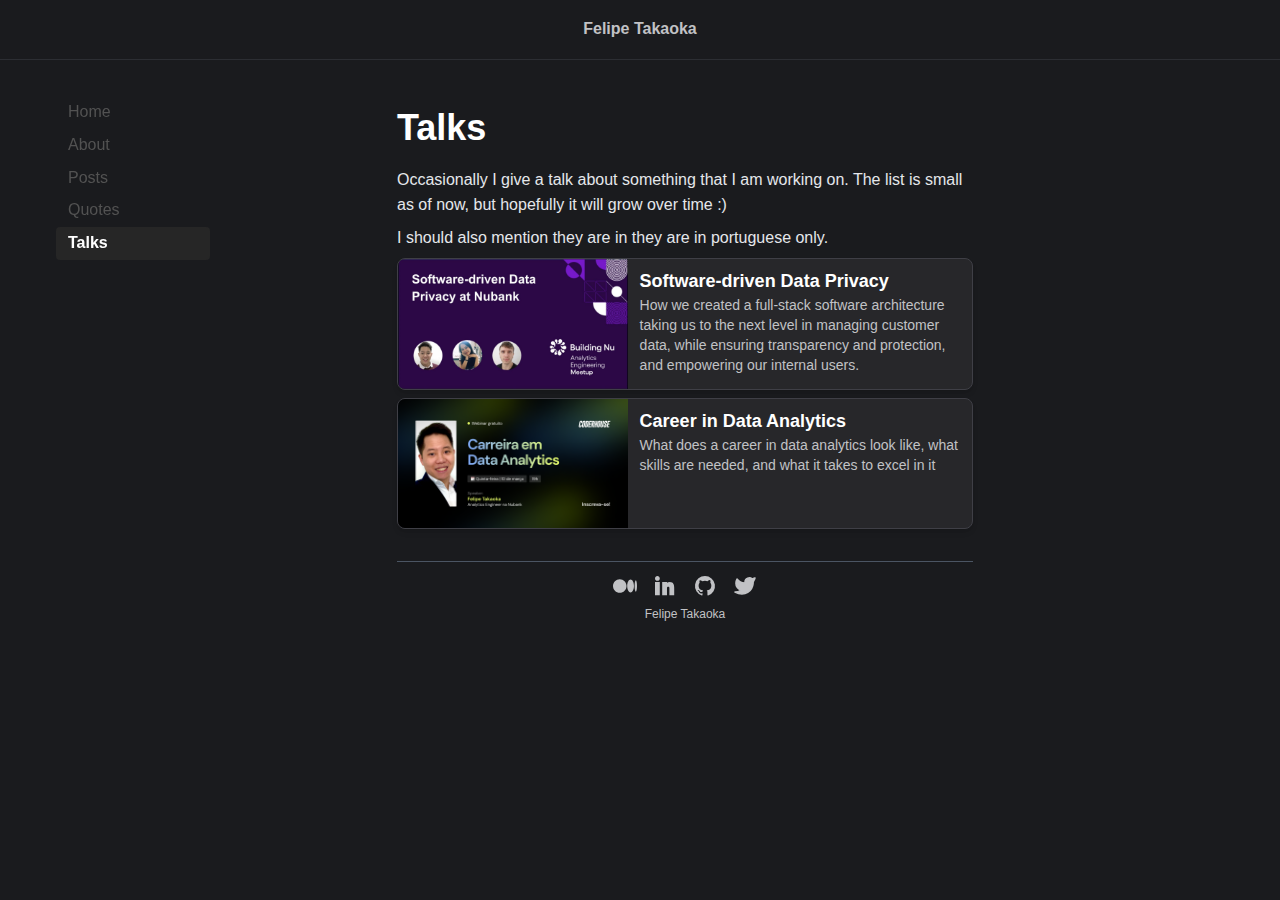
<file: talks.html>
<!DOCTYPE html><html lang="en"><head><meta charSet="utf-8"/><title>Talks</title><meta name="viewport" content="minimum-scale=1, initial-scale=1, width=device-width"/><link rel="preload" as="image" href="/_next/static/media/webinar_nubank.aa3c90d3.jpg"/><link rel="preload" as="image" href="/_next/static/media/webinar_invite_data_analytics.a48bdef0.png"/><meta name="next-head-count" content="5"/><link rel="preload" href="/_next/static/css/4c190be30f64b084.css" as="style"/><link rel="stylesheet" href="/_next/static/css/4c190be30f64b084.css" data-n-g=""/><noscript data-n-css=""></noscript><script defer="" nomodule="" src="/_next/static/chunks/polyfills-c67a75d1b6f99dc8.js"></script><script src="/_next/static/chunks/webpack-0b5d8249fb15f5f3.js" defer=""></script><script src="/_next/static/chunks/framework-2c79e2a64abdb08b.js" defer=""></script><script src="/_next/static/chunks/main-5020794388548d5e.js" defer=""></script><script src="/_next/static/chunks/pages/_app-8f0fe9a568f7bae4.js" defer=""></script><script src="/_next/static/chunks/675-b52e4577ca3fdad8.js" defer=""></script><script src="/_next/static/chunks/pages/talks-47fa887db9d02b61.js" defer=""></script><script src="/_next/static/NmR_FlhLgka8spxGCPROl/_buildManifest.js" defer=""></script><script src="/_next/static/NmR_FlhLgka8spxGCPROl/_ssgManifest.js" defer=""></script><style data-emotion="mantine ibbm6b hlhv8i osix87 1e6iwwv 1rav4sc 1ijmqm8 1jkdz43">.mantine-ibbm6b{display:-webkit-box;display:-webkit-flex;display:-ms-flexbox;display:flex;box-sizing:border-box;}.mantine-hlhv8i{-webkit-flex:1;-ms-flex:1;flex:1;width:100vw;box-sizing:border-box;min-height:100vh;padding-top:calc(var(--mantine-header-height, 0px) + 16px);padding-bottom:calc(var(--mantine-footer-height, 0px) + 16px);padding-left:calc(var(--mantine-navbar-width, 0px) + 16px);padding-right:calc(var(--mantine-aside-width, 0px) + 16px);background-color:#1A1B1E;}@media (max-width: 767px){.mantine-hlhv8i{padding-right:16px;}}.mantine-osix87{box-sizing:border-box;}.mantine-1e6iwwv{font-family:-apple-system,BlinkMacSystemFont,Segoe UI,Roboto,Helvetica,Arial,sans-serif,Apple Color Emoji,Segoe UI Emoji;top:0;left:0;right:0;z-index:100;height:60px;max-height:60px;position:fixed;box-sizing:border-box;background-color:#1A1B1E;border-bottom:1px solid #2C2E33;padding:16px;}.mantine-1rav4sc{position:relative;-webkit-user-select:none;-moz-user-select:none;-ms-user-select:none;user-select:none;box-sizing:border-box;}.mantine-1rav4sc,.mantine-1rav4sc::before,.mantine-1rav4sc::after{display:block;width:18px;height:2px;background-color:#868e96;outline:1px solid transparent;transition-property:background-color,transform;transition-duration:300ms;}@media (prefers-reduced-motion){.mantine-1rav4sc,.mantine-1rav4sc::before,.mantine-1rav4sc::after{transition-duration:0ms;}}.mantine-1rav4sc::before,.mantine-1rav4sc::after{position:absolute;content:"";left:0;}.mantine-1rav4sc::before{top:-6px;}.mantine-1rav4sc::after{top:6px;}.mantine-1rav4sc[data-opened]{background-color:transparent;}.mantine-1rav4sc[data-opened]::before{-webkit-transform:translateY(6px) rotate(45deg);-moz-transform:translateY(6px) rotate(45deg);-ms-transform:translateY(6px) rotate(45deg);transform:translateY(6px) rotate(45deg);}.mantine-1rav4sc[data-opened]::after{-webkit-transform:translateY(-6px) rotate(-45deg);-moz-transform:translateY(-6px) rotate(-45deg);-ms-transform:translateY(-6px) rotate(-45deg);transform:translateY(-6px) rotate(-45deg);}.mantine-1ijmqm8{-webkit-tap-highlight-color:transparent;font-family:-apple-system,BlinkMacSystemFont,Segoe UI,Roboto,Helvetica,Arial,sans-serif,Apple Color Emoji,Segoe UI Emoji;cursor:pointer;border:0;padding:0;-webkit-appearance:none;-moz-appearance:none;-ms-appearance:none;appearance:none;font-size:16px;background-color:transparent;text-align:left;color:#C1C2C5;-webkit-text-decoration:none;text-decoration:none;box-sizing:border-box;border-radius:4px;width:calc(18px + 10px);height:calc(18px + 10px);padding:calc(10px / 2);cursor:pointer;margin-right:24px;}.mantine-1ijmqm8:focus{outline-offset:2px;outline:2px solid #1c7ed6;}.mantine-1ijmqm8:focus:not(:focus-visible){outline:none;}@media (min-width: 768px){.mantine-1ijmqm8{display:none;}}.mantine-1jkdz43{font-family:-apple-system,BlinkMacSystemFont,Segoe UI,Roboto,Helvetica,Arial,sans-serif,Apple Color Emoji,Segoe UI Emoji;top:var(--mantine-header-height);left:0;bottom:0;z-index:100;height:calc(100vh - var(--mantine-header-height, 0px) - var(--mantine-footer-height, 0px));width:100%;position:fixed;box-sizing:border-box;display:-webkit-box;display:-webkit-flex;display:-ms-flexbox;display:flex;-webkit-flex-direction:column;-ms-flex-direction:column;flex-direction:column;background-color:#1A1B1E;padding:16px;}@media (min-width: 768px){.mantine-1jkdz43{width:250px;min-width:250px;}}@media (max-width: 767px){.mantine-1jkdz43[data-hidden]{display:none;}}</style></head><body><div id="__next"><style data-emotion="css-global zl4edr">html{font-family:sans-serif;line-height:1.15;-webkit-text-size-adjust:100%;-moz-text-size-adjust:100%;-ms-text-size-adjust:100%;text-size-adjust:100%;}body{margin:0;}article,aside,footer,header,nav,section,figcaption,figure,main{display:block;}h1{font-size:2em;}hr{box-sizing:content-box;height:0;overflow:visible;}pre{font-family:monospace,monospace;font-size:1em;}a{background:transparent;text-decoration-skip:objects;}a:active,a:hover{outline-width:0;}abbr[title]{border-bottom:none;-webkit-text-decoration:underline;text-decoration:underline;}b,strong{font-weight:bolder;}code,kbp,samp{font-family:monospace,monospace;font-size:1em;}dfn{font-style:italic;}mark{background-color:#ff0;color:#000;}small{font-size:80%;}sub,sup{font-size:75%;line-height:0;position:relative;vertical-align:baseline;}sup{top:-0.5em;}sub{bottom:-0.25em;}audio,video{display:inline-block;}audio:not([controls]){display:none;height:0;}img{border-style:none;vertical-align:middle;}svg:not(:root){overflow:hidden;}button,input,optgroup,select,textarea{font-family:sans-serif;font-size:100%;line-height:1.15;margin:0;}button,input{overflow:visible;}button,select{text-transform:none;}button,[type=reset],[type=submit]{-webkit-appearance:button;}button::-moz-focus-inner,[type=button]::-moz-focus-inner,[type=reset]::-moz-focus-inner,[type=submit]::-moz-focus-inner{border-style:none;padding:0;}button:-moz-focusring,[type=button]:-moz-focusring,[type=reset]:-moz-focusring,[type=submit]:-moz-focusring{outline:1px dotted ButtonText;}legend{box-sizing:border-box;color:inherit;display:table;max-width:100%;padding:0;white-space:normal;}progress{display:inline-block;vertical-align:baseline;}textarea{overflow:auto;}[type=checkbox],[type=radio]{box-sizing:border-box;padding:0;}[type=number]::-webkit-inner-spin-button,[type=number]::-webkit-outer-spin-button{height:auto;}[type=search]{-webkit-appearance:none;-moz-appearance:none;-ms-appearance:none;appearance:none;}[type=search]::-webkit-search-cancel-button,[type=search]::-webkit-search-decoration{-webkit-appearance:none;-moz-appearance:none;-ms-appearance:none;appearance:none;}::-webkit-file-upload-button{-webkit-appearance:button;-moz-appearance:button;-ms-appearance:button;appearance:button;font:inherit;}details,menu{display:block;}summary{display:-webkit-box;display:-webkit-list-item;display:-ms-list-itembox;display:list-item;}canvas{display:inline-block;}template{display:none;}[hidden]{display:none;}</style><style data-emotion="css-global j77l5l">*,*::before,*::after{box-sizing:border-box;}html{-webkit-print-color-scheme:dark;color-scheme:dark;}body{font-family:-apple-system,BlinkMacSystemFont,Segoe UI,Roboto,Helvetica,Arial,sans-serif,Apple Color Emoji,Segoe UI Emoji;background-color:#1A1B1E;color:#C1C2C5;line-height:1.55;font-size:16px;-webkit-font-smoothing:antialiased;-moz-osx-font-smoothing:grayscale;}</style><div class="mx-auto"><div class="mantine-AppShell-root mantine-osix87"><header class="mantine-Header-root mantine-1e6iwwv"><div class="flex items-center text-center h-full"><button class="mantine-UnstyledButton-root mantine-Burger-root mantine-MediaQuery-media mantine-1ijmqm8" type="button"><div class="mantine-1rav4sc mantine-Burger-burger"></div></button><a class="font-bold md:mx-auto" href="/">Felipe Takaoka</a></div><style data-emotion="css-global 1yi5n03">:root{--mantine-header-height:60px;}</style></header><div class="mantine-ibbm6b mantine-AppShell-body"><nav class="mantine-Navbar-root 
              bg-zinc-900
              md:bg-transparent md:pl-14 md:pr-10 md:mt-5
             mantine-1jkdz43" data-hidden="true"><a class="flex p-1 rounded px-3 hover:text-neutral-200 text-neutral-600" href="/">Home</a><a class="flex p-1 rounded px-3 hover:text-neutral-200 text-neutral-600" href="/about">About</a><a class="flex p-1 rounded px-3 hover:text-neutral-200 text-neutral-600" href="/posts">Posts</a><a class="flex p-1 rounded px-3 hover:text-neutral-200 text-neutral-600" href="/quotes">Quotes</a><a class="flex p-1 rounded px-3 hover:text-neutral-200 bg-neutral-800 text-white font-bold" href="/talks">Talks</a><style data-emotion="css-global i32m7g">:root{--mantine-navbar-width:0px;}@media (min-width: 768px){:root{--mantine-navbar-width:250px;}}</style></nav><main class="mantine-hlhv8i mantine-AppShell-main"><div class="flex"><div class="ml-1 md:mx-auto md:mt-8 max-w-xl"><main><h1 class="text-4xl text-white mb-5 font-bold">Talks</h1><p class="text-gray-200 mb-2">Occasionally I give a talk about something that I am working on. The list is small as of now, but hopefully it will grow over time :)</p><p class="text-gray-200 mb-2">I should also mention they are in they are in portuguese only.</p><div class="talks space-y-2"><div class="talk-card bg-zinc-800 rounded-lg overflow-hidden shadow-md border border-zinc-700"><a target="_blank" class="md:flex w-full" href="https://www.youtube.com/watch?v=uFVjo539Ylk&amp;ab_channel=BuildingNubank"><div class="max-w-full md:max-w-[40%] my-auto"><img alt="Software-driven Data Privacy at Nubank thumbnail" src="/_next/static/media/webinar_nubank.aa3c90d3.jpg" width="1280" height="720" decoding="async" data-nimg="1" style="color:transparent"/></div><div class="p-2 pl-3"><h2 class="text-lg text-white font-bold">Software-driven Data Privacy</h2><p class="text-sm">How we created a full-stack software architecture taking us to the next level in managing customer data, while ensuring transparency and protection, and empowering our internal users.</p></div></a></div><div class="talk-card bg-zinc-800 rounded-lg overflow-hidden shadow-md border border-zinc-700"><a target="_blank" class="md:flex w-full" href="https://www.youtube.com/watch?v=9ue-8NYyUA0&amp;ab_channel=CoderhouseBrasil"><div class="max-w-full md:max-w-[40%] my-auto"><img alt="Talk at Coderhouse" src="/_next/static/media/webinar_invite_data_analytics.a48bdef0.png" width="1920" height="1080" decoding="async" data-nimg="1" style="color:transparent"/></div><div class="p-2 pl-3"><h2 class="text-lg text-white font-bold">Career in Data Analytics</h2><p class="text-sm">What does a career in data analytics look like, what skills are needed, and what it takes to excel in it</p></div></a></div></div></main><footer class="text-xs align-middle text-center"><hr class="mt-8 mb-3 border-gray-600"/><div class="flex"><div class="flex mx-auto space-x-4"><a target="_blank" href="https://medium.com/@felipe-takaoka"><svg width="24" height="24" viewBox="0 -55 256 256" xmlns="http://www.w3.org/2000/svg"><g><path d="M72.2009141,1.42108547e-14 C112.076502,1.42108547e-14 144.399375,32.5485469 144.399375,72.6964154 C144.399375,112.844284 112.074049,145.390378 72.2009141,145.390378 C32.327779,145.390378 0,112.844284 0,72.6964154 C0,32.5485469 32.325326,1.42108547e-14 72.2009141,1.42108547e-14 Z M187.500628,4.25836743 C207.438422,4.25836743 223.601085,34.8960455 223.601085,72.6964154 L223.603538,72.6964154 C223.603538,110.486973 207.440875,141.134463 187.503081,141.134463 C167.565287,141.134463 151.402624,110.486973 151.402624,72.6964154 C151.402624,34.9058574 167.562834,4.25836743 187.500628,4.25836743 Z M243.303393,11.3867175 C250.314,11.3867175 256,38.835526 256,72.6964154 C256,106.547493 250.316453,134.006113 243.303393,134.006113 C236.290333,134.006113 230.609239,106.554852 230.609239,72.6964154 C230.609239,38.837979 236.292786,11.3867175 243.303393,11.3867175 Z" fill="currentColor"></path></g></svg></a><a target="_blank" href="https://www.linkedin.com/in/felipe-heiji-takaoka/"><svg width="24" height="24" viewBox="-200 -200 2400 2400" xmlns="http://www.w3.org/2000/svg" fill="currentColor"><path d="M478.234 600.75V1920H.036V600.75h478.198Zm720.853-2.438v77.737c69.807-45.056 150.308-71.249 272.38-71.249 397.577 0 448.521 308.666 448.521 577.562v737.602h-480.6v-700.836c0-117.867-42.173-140.215-120.15-140.215-74.134 0-120.151 23.55-120.151 140.215v700.836h-480.6V598.312h480.6ZM239.099 0c131.925 0 239.099 107.294 239.099 239.099s-107.174 239.099-239.1 239.099C107.295 478.198 0 370.904 0 239.098 0 107.295 107.294 0 239.099 0Z" fill-rule="evenodd"></path></svg></a><a target="_blank" href="https://github.com/felipe-takaoka"><svg width="24" height="24" viewBox="0 0 24 24" xmlns="http://www.w3.org/2000/svg" fill="currentColor"><rect width="24" height="24" fill="none"></rect><path d="M12,2A10,10,0,0,0,8.84,21.5c.5.08.66-.23.66-.5V19.31C6.73,19.91,6.14,18,6.14,18A2.69,2.69,0,0,0,5,16.5c-.91-.62.07-.6.07-.6a2.1,2.1,0,0,1,1.53,1,2.15,2.15,0,0,0,2.91.83,2.16,2.16,0,0,1,.63-1.34C8,16.17,5.62,15.31,5.62,11.5a3.87,3.87,0,0,1,1-2.71,3.58,3.58,0,0,1,.1-2.64s.84-.27,2.75,1a9.63,9.63,0,0,1,5,0c1.91-1.29,2.75-1,2.75-1a3.58,3.58,0,0,1,.1,2.64,3.87,3.87,0,0,1,1,2.71c0,3.82-2.34,4.66-4.57,4.91a2.39,2.39,0,0,1,.69,1.85V21c0,.27.16.59.67.5A10,10,0,0,0,12,2Z"></path></svg></a><a target="_blank" href="https://twitter.com/takaokafelipe"><svg xmlns="http://www.w3.org/2000/svg" width="24" height="24" viewBox="0 0 24 24" stroke-width="1.5" stroke="currentColor" fill="currentColor" stroke-linecap="round" stroke-linejoin="round"><path stroke="none" d="M0 0h24v24H0z" fill="none"></path><path d="M22 4.01c-1 .49 -1.98 .689 -3 .99c-1.121 -1.265 -2.783 -1.335 -4.38 -.737s-2.643 2.06 -2.62 3.737v1c-3.245 .083 -6.135 -1.395 -8 -4c0 0 -4.182 7.433 4 11c-1.872 1.247 -3.739 2.088 -6 2c3.308 1.803 6.913 2.423 10.034 1.517c3.58 -1.04 6.522 -3.723 7.651 -7.742a13.84 13.84 0 0 0 .497 -3.753c0 -.249 1.51 -2.772 1.818 -4.013z"></path></svg></a></div></div><div class="mt-2"><p>Felipe Takaoka</p></div></footer></div><div class="md:mr-20 lg:mr-40"></div></div></main></div></div></div></div><script id="__NEXT_DATA__" type="application/json">{"props":{"pageProps":{}},"page":"/talks","query":{},"buildId":"NmR_FlhLgka8spxGCPROl","nextExport":true,"autoExport":true,"isFallback":false,"scriptLoader":[]}</script></body></html>
</file>
<file: _next/static/css/4c190be30f64b084.css>
/*
! tailwindcss v3.2.6 | MIT License | https://tailwindcss.com
*/*,:after,:before{box-sizing:border-box;border:0 solid #e5e7eb}:after,:before{--tw-content:""}html{line-height:1.5;-webkit-text-size-adjust:100%;-moz-tab-size:4;-o-tab-size:4;tab-size:4;font-family:ui-sans-serif,system-ui,-apple-system,BlinkMacSystemFont,Segoe UI,Roboto,Helvetica Neue,Arial,Noto Sans,sans-serif,Apple Color Emoji,Segoe UI Emoji,Segoe UI Symbol,Noto Color Emoji;font-feature-settings:normal}body{margin:0;line-height:inherit}hr{height:0;color:inherit;border-top-width:1px}abbr:where([title]){-webkit-text-decoration:underline dotted;text-decoration:underline dotted}h1,h2,h3,h4,h5,h6{font-size:inherit;font-weight:inherit}a{color:inherit;text-decoration:inherit}b,strong{font-weight:bolder}code,kbd,pre,samp{font-family:ui-monospace,SFMono-Regular,Menlo,Monaco,Consolas,Liberation Mono,Courier New,monospace;font-size:1em}small{font-size:80%}sub,sup{font-size:75%;line-height:0;position:relative;vertical-align:baseline}sub{bottom:-.25em}sup{top:-.5em}table{text-indent:0;border-color:inherit;border-collapse:collapse}button,input,optgroup,select,textarea{font-family:inherit;font-size:100%;font-weight:inherit;line-height:inherit;color:inherit;margin:0;padding:0}button,select{text-transform:none}[type=button],[type=reset],[type=submit],button{-webkit-appearance:button;background-color:transparent;background-image:none}:-moz-focusring{outline:auto}:-moz-ui-invalid{box-shadow:none}progress{vertical-align:baseline}::-webkit-inner-spin-button,::-webkit-outer-spin-button{height:auto}[type=search]{-webkit-appearance:textfield;outline-offset:-2px}::-webkit-search-decoration{-webkit-appearance:none}::-webkit-file-upload-button{-webkit-appearance:button;font:inherit}summary{display:list-item}blockquote,dd,dl,figure,h1,h2,h3,h4,h5,h6,hr,p,pre{margin:0}fieldset{margin:0}fieldset,legend{padding:0}menu,ol,ul{list-style:none;margin:0;padding:0}textarea{resize:vertical}input::-moz-placeholder,textarea::-moz-placeholder{opacity:1;color:#9ca3af}input::placeholder,textarea::placeholder{opacity:1;color:#9ca3af}[role=button],button{cursor:pointer}:disabled{cursor:default}audio,canvas,embed,iframe,img,object,svg,video{display:block;vertical-align:middle}img,video{max-width:100%;height:auto}[hidden]{display:none}*,:after,:before{--tw-border-spacing-x:0;--tw-border-spacing-y:0;--tw-translate-x:0;--tw-translate-y:0;--tw-rotate:0;--tw-skew-x:0;--tw-skew-y:0;--tw-scale-x:1;--tw-scale-y:1;--tw-pan-x: ;--tw-pan-y: ;--tw-pinch-zoom: ;--tw-scroll-snap-strictness:proximity;--tw-ordinal: ;--tw-slashed-zero: ;--tw-numeric-figure: ;--tw-numeric-spacing: ;--tw-numeric-fraction: ;--tw-ring-inset: ;--tw-ring-offset-width:0px;--tw-ring-offset-color:#fff;--tw-ring-color:rgba(59,130,246,.5);--tw-ring-offset-shadow:0 0 #0000;--tw-ring-shadow:0 0 #0000;--tw-shadow:0 0 #0000;--tw-shadow-colored:0 0 #0000;--tw-blur: ;--tw-brightness: ;--tw-contrast: ;--tw-grayscale: ;--tw-hue-rotate: ;--tw-invert: ;--tw-saturate: ;--tw-sepia: ;--tw-drop-shadow: ;--tw-backdrop-blur: ;--tw-backdrop-brightness: ;--tw-backdrop-contrast: ;--tw-backdrop-grayscale: ;--tw-backdrop-hue-rotate: ;--tw-backdrop-invert: ;--tw-backdrop-opacity: ;--tw-backdrop-saturate: ;--tw-backdrop-sepia: }::backdrop{--tw-border-spacing-x:0;--tw-border-spacing-y:0;--tw-translate-x:0;--tw-translate-y:0;--tw-rotate:0;--tw-skew-x:0;--tw-skew-y:0;--tw-scale-x:1;--tw-scale-y:1;--tw-pan-x: ;--tw-pan-y: ;--tw-pinch-zoom: ;--tw-scroll-snap-strictness:proximity;--tw-ordinal: ;--tw-slashed-zero: ;--tw-numeric-figure: ;--tw-numeric-spacing: ;--tw-numeric-fraction: ;--tw-ring-inset: ;--tw-ring-offset-width:0px;--tw-ring-offset-color:#fff;--tw-ring-color:rgba(59,130,246,.5);--tw-ring-offset-shadow:0 0 #0000;--tw-ring-shadow:0 0 #0000;--tw-shadow:0 0 #0000;--tw-shadow-colored:0 0 #0000;--tw-blur: ;--tw-brightness: ;--tw-contrast: ;--tw-grayscale: ;--tw-hue-rotate: ;--tw-invert: ;--tw-saturate: ;--tw-sepia: ;--tw-drop-shadow: ;--tw-backdrop-blur: ;--tw-backdrop-brightness: ;--tw-backdrop-contrast: ;--tw-backdrop-grayscale: ;--tw-backdrop-hue-rotate: ;--tw-backdrop-invert: ;--tw-backdrop-opacity: ;--tw-backdrop-saturate: ;--tw-backdrop-sepia: }.static{position:static}.mx-auto{margin-left:auto;margin-right:auto}.my-auto{margin-top:auto;margin-bottom:auto}.mb-2{margin-bottom:.5rem}.mb-3{margin-bottom:.75rem}.mb-5{margin-bottom:1.25rem}.ml-1{margin-left:.25rem}.mt-2{margin-top:.5rem}.mt-4{margin-top:1rem}.mt-8{margin-top:2rem}.flex{display:flex}.grid{display:grid}.hidden{display:none}.h-full{height:100%}.min-h-\[300px\]{min-height:300px}.w-full{width:100%}.max-w-\[400px\]{max-width:400px}.max-w-full{max-width:100%}.max-w-xl{max-width:36rem}.grow{flex-grow:1}.grid-cols-1{grid-template-columns:repeat(1,minmax(0,1fr))}.flex-col{flex-direction:column}.items-start{align-items:flex-start}.items-center{align-items:center}.justify-between{justify-content:space-between}.gap-4{gap:1rem}.space-x-4>:not([hidden])~:not([hidden]){--tw-space-x-reverse:0;margin-right:calc(1rem * var(--tw-space-x-reverse));margin-left:calc(1rem * calc(1 - var(--tw-space-x-reverse)))}.space-y-2>:not([hidden])~:not([hidden]){--tw-space-y-reverse:0;margin-top:calc(.5rem * calc(1 - var(--tw-space-y-reverse)));margin-bottom:calc(.5rem * var(--tw-space-y-reverse))}.overflow-hidden{overflow:hidden}.rounded{border-radius:.25rem}.rounded-full{border-radius:9999px}.rounded-lg{border-radius:.5rem}.rounded-md{border-radius:.375rem}.border{border-width:1px}.border-gray-600{--tw-border-opacity:1;border-color:rgb(75 85 99/var(--tw-border-opacity))}.border-zinc-700{--tw-border-opacity:1;border-color:rgb(63 63 70/var(--tw-border-opacity))}.bg-neutral-800{--tw-bg-opacity:1;background-color:rgb(38 38 38/var(--tw-bg-opacity))}.bg-white{--tw-bg-opacity:1;background-color:rgb(255 255 255/var(--tw-bg-opacity))}.bg-zinc-800{--tw-bg-opacity:1;background-color:rgb(39 39 42/var(--tw-bg-opacity))}.bg-zinc-900{--tw-bg-opacity:1;background-color:rgb(24 24 27/var(--tw-bg-opacity))}.bg-cover{background-size:cover}.bg-center{background-position:50%}.p-1{padding:.25rem}.p-2{padding:.5rem}.px-3{padding-right:.75rem}.pl-3,.px-3{padding-left:.75rem}.text-center{text-align:center}.align-middle{vertical-align:middle}.text-2xl{font-size:1.5rem;line-height:2rem}.text-3xl{font-size:1.875rem;line-height:2.25rem}.text-4xl{font-size:2.25rem;line-height:2.5rem}.text-lg{font-size:1.125rem;line-height:1.75rem}.text-sm{font-size:.875rem;line-height:1.25rem}.text-xs{font-size:.75rem;line-height:1rem}.font-bold{font-weight:700}.font-medium{font-weight:500}.text-gray-100{--tw-text-opacity:1;color:rgb(243 244 246/var(--tw-text-opacity))}.text-gray-200{--tw-text-opacity:1;color:rgb(229 231 235/var(--tw-text-opacity))}.text-gray-700{--tw-text-opacity:1;color:rgb(55 65 81/var(--tw-text-opacity))}.text-neutral-600{--tw-text-opacity:1;color:rgb(82 82 82/var(--tw-text-opacity))}.text-white{--tw-text-opacity:1;color:rgb(255 255 255/var(--tw-text-opacity))}.underline{text-decoration-line:underline}.underline-offset-2{text-underline-offset:2px}.shadow-md{--tw-shadow:0 4px 6px -1px rgba(0,0,0,.1),0 2px 4px -2px rgba(0,0,0,.1);--tw-shadow-colored:0 4px 6px -1px var(--tw-shadow-color),0 2px 4px -2px var(--tw-shadow-color);box-shadow:var(--tw-ring-offset-shadow,0 0 #0000),var(--tw-ring-shadow,0 0 #0000),var(--tw-shadow)}.hover\:text-neutral-200:hover{--tw-text-opacity:1;color:rgb(229 229 229/var(--tw-text-opacity))}.hover\:decoration-2:hover{text-decoration-thickness:2px}@media (min-width:768px){.md\:mx-auto{margin-left:auto;margin-right:auto}.md\:mr-20{margin-right:5rem}.md\:mt-5{margin-top:1.25rem}.md\:mt-8{margin-top:2rem}.md\:mt-\[-1rem\]{margin-top:-1rem}.md\:flex{display:flex}.md\:grid{display:grid}.md\:max-w-\[40\%\]{max-width:40%}.md\:grid-cols-2{grid-template-columns:repeat(2,minmax(0,1fr))}.md\:bg-transparent{background-color:transparent}.md\:pl-14{padding-left:3.5rem}.md\:pr-10{padding-right:2.5rem}}@media (min-width:1024px){.lg\:mr-40{margin-right:10rem}}
</file>
